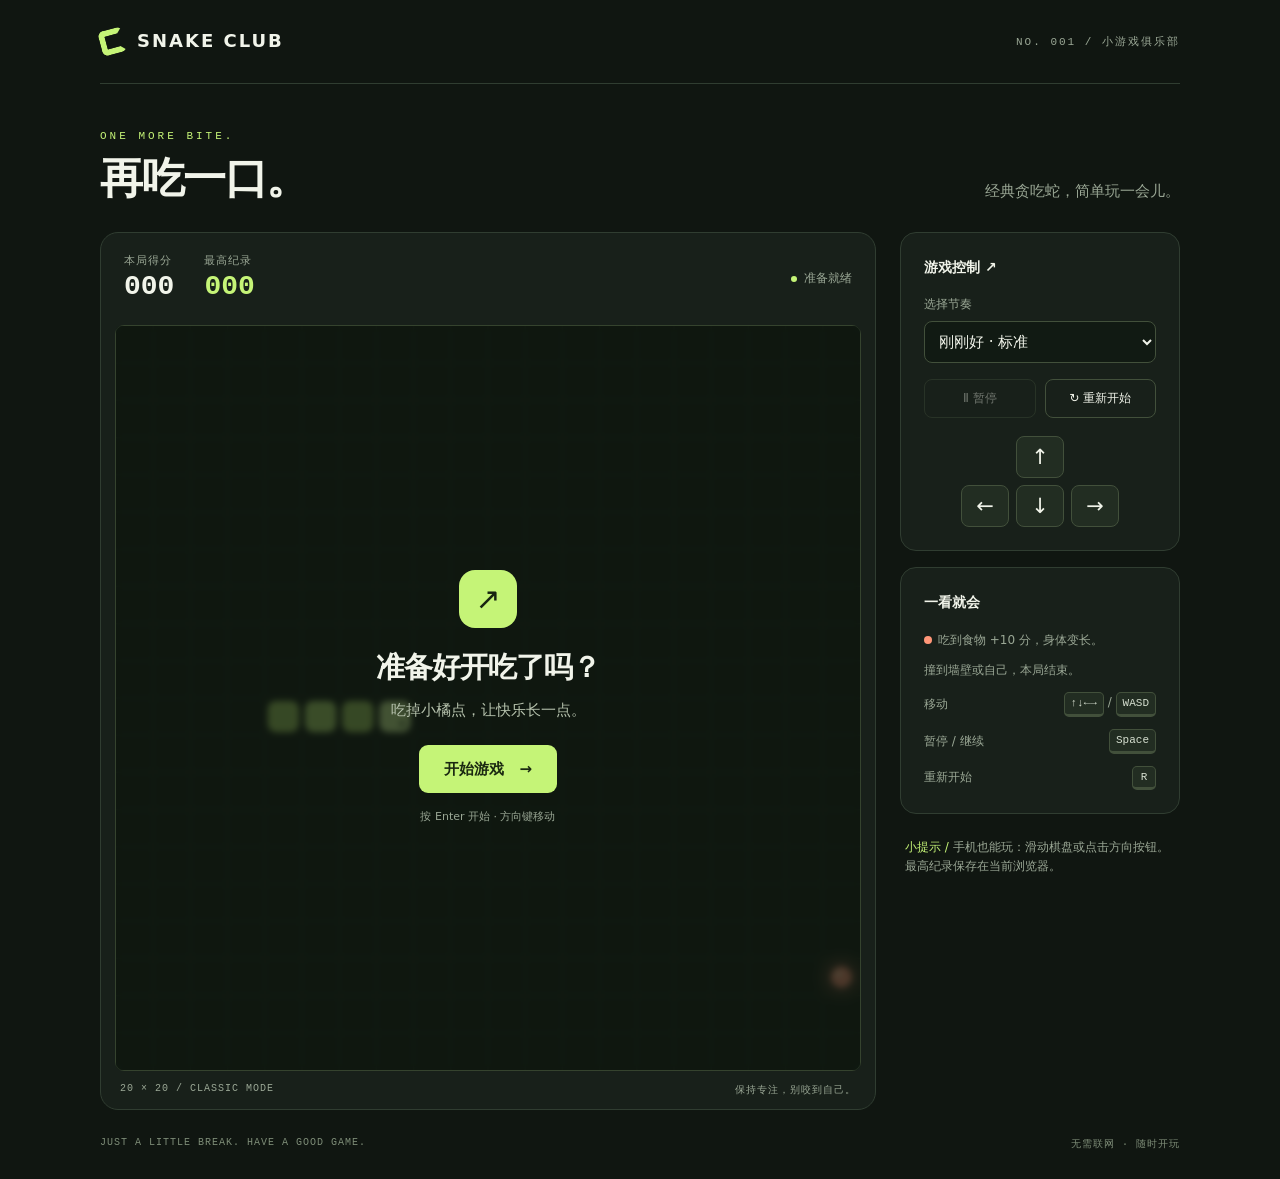
<file: index.html>
<!DOCTYPE html>
<html lang="zh-CN">
<head>
  <meta charset="UTF-8">
  <meta name="viewport" content="width=device-width, initial-scale=1">
  <meta name="theme-color" content="#101611">
  <title>贪吃蛇 · SNAKE CLUB</title>
  <style>
    :root { color-scheme: dark; --bg:#101611; --panel:#18201a; --line:#303d31; --lime:#c5f477; --text:#f1f4ea; --muted:#9aa795; }
    * { box-sizing:border-box; }
    body { margin:0; background:var(--bg); color:var(--text); font:15px/1.6 system-ui,-apple-system,"PingFang SC","Microsoft YaHei",sans-serif; }
    button,select { font:inherit; }
    button { cursor:pointer; }
    button:focus-visible,select:focus-visible { outline:3px solid var(--lime); outline-offset:4px; }
    button:disabled { opacity:.4; cursor:not-allowed; }
    .wrap { width:min(1080px,100% - 48px); margin:0 auto; }
    header { display:flex; align-items:center; justify-content:space-between; padding:27px 0; border-bottom:1px solid var(--line); }
    .brand { font-size:18px; font-weight:850; letter-spacing:2px; display:flex; align-items:center; gap:12px; }
    .brand-icon { width:25px; height:25px; border:6px solid var(--lime); border-right-color:transparent; border-radius:6px; transform:rotate(-15deg); }
    .edition { color:var(--muted); font:11px ui-monospace,monospace; letter-spacing:2px; }
    .intro { display:flex; justify-content:space-between; align-items:end; gap:20px; padding:38px 0 25px; }
    .eyebrow { font:11px ui-monospace,monospace; color:var(--lime); letter-spacing:3px; }
    h1 { margin:5px 0 0; font-size:clamp(31px,5vw,43px); letter-spacing:-1.5px; line-height:1.3; }
    .intro p { color:var(--muted); margin:0 0 4px; }
    main { display:grid; grid-template-columns:minmax(0,1fr) 280px; gap:24px; align-items:start; }
    .arena { border:1px solid var(--line); border-radius:18px; overflow:hidden; background:var(--panel); }
    .scorebar { display:flex; padding:19px 23px; gap:30px; align-items:center; }
    .score-label { color:var(--muted); font-size:11px; letter-spacing:1px; }
    .score { font:600 28px/1.3 ui-monospace,monospace; }
    .best .score { color:var(--lime); }
    .status { margin-left:auto; font-size:12px; color:var(--muted); display:flex; gap:7px; align-items:center; }
    .status::before { content:""; width:6px; height:6px; background:var(--lime); border-radius:50%; }
    .board { position:relative; margin:0 14px; aspect-ratio:1; background:#111a13; border:1px solid #35432e; border-radius:9px; overflow:hidden; touch-action:none; }
    canvas { display:block; width:100%; height:100%; }
    .overlay { position:absolute; inset:0; display:flex; flex-direction:column; align-items:center; justify-content:center; text-align:center; background:#10180fbe; backdrop-filter:blur(3px); padding:20px; }
    .overlay[hidden] { display:none; }
    .badge { display:grid; place-items:center; background:var(--lime); width:58px; height:58px; color:#172411; border-radius:16px; font-size:30px; margin-bottom:16px; }
    h2 { margin:0; font-size:29px; letter-spacing:-1px; }
    .overlay p { color:#b7c3ae; margin:7px 0 23px; }
    .primary { border:0; border-radius:9px; background:var(--lime); color:#1a2811; font-weight:750; padding:12px 25px; transition:background .2s,transform .2s; }
    .primary:hover { background:#d6ff97; transform:translateY(-1px); }
    .hint { color:var(--muted); font-size:11px; margin-top:15px; }
    .arena-bottom { display:flex; justify-content:space-between; color:var(--muted); padding:12px 19px; font:10px ui-monospace,monospace; letter-spacing:1px; }
    .card { padding:23px; border:1px solid var(--line); border-radius:16px; margin-bottom:16px; background:var(--panel); }
    .card h3 { font-size:14px; margin:0 0 17px; font-weight:650; }
    label { display:block; color:var(--muted); font-size:12px; margin-bottom:7px; }
    select { width:100%; padding:10px; border:1px solid #42503b; border-radius:8px; background:#111a13; color:var(--text); margin-bottom:16px; }
    .actions { display:grid; grid-template-columns:1fr 1fr; gap:9px; }
    .secondary { border:1px solid #42503b; color:var(--text); background:transparent; border-radius:8px; padding:9px 0; font-size:12px; }
    .secondary:hover:not(:disabled) { background:#263222; }
    .key-row { display:flex; align-items:center; justify-content:space-between; gap:8px; margin-top:12px; color:var(--muted); font-size:12px; }
    kbd { display:inline-block; min-width:24px; text-align:center; border:1px solid #42503b; border-bottom-width:3px; border-radius:5px; background:#222d22; color:#d6dfd0; padding:1px 6px; font:11px/1.7 ui-monospace,monospace; }
    .rule { margin:0; color:var(--muted); font-size:12px; }
    .rule + .rule { margin-top:11px; }
    .food-dot { width:8px; height:8px; border-radius:50%; display:inline-block; background:#ff9678; margin-right:6px; }
    .tip { padding:8px 5px; font-size:12px; color:var(--muted); }
    .tip strong { color:var(--lime); font-weight:500; }
    .mobile-toolbar { display:block; }
    .difficulty-control { min-width:0; }
    .dpad { display:grid; grid-template-columns:repeat(3,48px); grid-template-rows:repeat(2,42px); justify-content:center; gap:7px; margin:18px 0 0; }
    .dpad button { border:1px solid #42503b; border-radius:8px; background:#222d22; color:var(--text); font-size:21px; touch-action:manipulation; }
    .dpad button:active { background:#4a6132; }
    .up { grid-column:2; }.left { grid-row:2; grid-column:1; }.down { grid-row:2; grid-column:2; }.right { grid-row:2; grid-column:3; }
    footer { display:flex; justify-content:space-between; padding:27px 0; color:#7e8d78; font:10px ui-monospace,monospace; letter-spacing:1px; }
    @media(max-width:800px) { main { grid-template-columns:1fr; }.sidebar { display:grid; grid-template-columns:1fr 1fr; gap:14px; }.card { margin:0; }.tip { display:none; }.intro { padding-top:26px; }.intro p { font-size:12px; } }
    @media(max-width:600px) {
      html,body { width:100%; height:100%; overflow:hidden; overscroll-behavior:none; }
      body { -webkit-tap-highlight-color:transparent; }
      .wrap { width:100%; max-width:none; height:100vh; height:100dvh; margin:0; padding:8px 8px max(8px,env(safe-area-inset-bottom)); display:flex; flex-direction:column; overflow:hidden; }
      header,.intro,footer { display:none; }
      main { flex:1; min-height:0; grid-template-columns:minmax(0,1fr); grid-template-rows:minmax(0,1fr) auto; gap:8px; align-items:stretch; }
      .arena { min-height:0; border-radius:14px; display:grid; grid-template-rows:auto minmax(0,1fr) auto; padding:0; }
      .scorebar { padding:7px 12px; gap:18px; }
      .score-label { font-size:9px; letter-spacing:.5px; }
      .score { font-size:clamp(18px,5vw,22px); }
      .status { font-size:10px; gap:5px; }
      .status::before { width:5px; height:5px; }
      .board { width:min(calc(100vw - 20px),calc(100dvh - 300px)); max-width:100%; max-height:100%; margin:0; justify-self:center; align-self:center; }
      .arena-bottom { padding:6px 10px; font-size:8px; letter-spacing:.3px; }
      .sidebar { display:contents; }
      .sidebar > .card:first-child { margin:0; padding:8px 10px 10px; border-radius:12px; display:grid; grid-template-columns:minmax(0,1fr); gap:6px; }
      .card h3 { display:none; }
      .mobile-toolbar { display:grid; grid-template-columns:minmax(112px,.8fr) minmax(0,1fr); gap:8px; align-items:end; }
      .difficulty-control label { display:none; }
      select { height:38px; margin:0; padding:6px 8px; font-size:11px; }
      .actions { gap:6px; }
      .secondary { min-height:38px; padding:6px 2px; font-size:11px; }
      .dpad { grid-template-columns:repeat(3,50px); grid-template-rows:repeat(2,48px); gap:5px; margin:0 auto; }
      .dpad button { min-width:50px; min-height:48px; border-radius:12px; font-size:23px; }
      .instructions,.tip { display:none; }
    }
    @media(max-width:360px) {
      .board { width:min(calc(100vw - 18px),calc(100dvh - 280px)); }
      .dpad { grid-template-columns:repeat(3,46px); grid-template-rows:repeat(2,46px); gap:4px; }
      .dpad button { min-width:46px; min-height:46px; }
      .mobile-toolbar { grid-template-columns:minmax(100px,.8fr) minmax(0,1fr); gap:5px; }
      .secondary { font-size:10px; }
    }
    @media(max-width:800px) and (max-height:500px) and (orientation:landscape) {
      .wrap { padding:6px 8px; }
      main { grid-template-columns:minmax(0,1fr) 176px; grid-template-rows:minmax(0,1fr); gap:8px; }
      .board { width:min(calc(100vw - 220px),calc(100dvh - 30px)); }
      .sidebar > .card:first-child { align-content:center; }
      .mobile-toolbar { grid-template-columns:minmax(0,1fr); }
      .dpad { grid-template-rows:repeat(2,42px); grid-template-columns:repeat(3,44px); }
      .dpad button { min-width:44px; min-height:42px; }
    }
    @media(prefers-reduced-motion:reduce) { * { transition:none!important; } }
  </style>
</head>
<body>
  <div class="wrap">
    <header><div class="brand"><span class="brand-icon" aria-hidden="true"></span>SNAKE CLUB</div><span class="edition">NO. 001 / 小游戏俱乐部</span></header>
    <div class="intro"><div><span class="eyebrow">ONE MORE BITE.</span><h1>再吃一口。</h1></div><p>经典贪吃蛇，简单玩一会儿。</p></div>
    <main>
      <section class="arena" aria-label="贪吃蛇游戏">
        <div class="scorebar">
          <div><div class="score-label">本局得分</div><div class="score" id="score">000</div></div>
          <div class="best"><div class="score-label">最高纪录</div><div class="score" id="best">000</div></div>
          <span class="status" id="status">准备就绪</span>
        </div>
        <div class="board" id="board">
          <canvas id="canvas" width="600" height="600" role="img" aria-label="贪吃蛇棋盘，使用方向键或下方触控按钮移动"></canvas>
          <div class="overlay" id="overlay">
            <div class="badge" id="badge" aria-hidden="true">↗</div>
            <h2 id="overlayTitle">准备好开吃了吗？</h2>
            <p id="overlayText">吃掉小橘点，让快乐长一点。</p>
            <button class="primary" id="play">开始游戏 &nbsp; →</button>
            <span class="hint" id="overlayHint">按 Enter 开始 · 方向键移动</span>
          </div>
        </div>
        <div class="arena-bottom"><span>20 × 20 / CLASSIC MODE</span><span>保持专注，别咬到自己。</span></div>
      </section>
      <aside class="sidebar">
        <section class="card">
          <h3>游戏控制 <span aria-hidden="true">↗</span></h3>
          <div class="mobile-toolbar">
            <div class="difficulty-control"><label for="difficulty">选择节奏</label><select id="difficulty"><option value="180">慢慢来 · 休闲</option><option value="125" selected>刚刚好 · 标准</option><option value="80">冲一把 · 挑战</option></select></div>
            <div class="actions"><button class="secondary" id="pause" disabled>Ⅱ 暂停</button><button class="secondary" id="restart">↻ 重新开始</button></div>
          </div>
          <div class="dpad" aria-label="方向控制">
            <button class="up" data-dir="up" aria-label="向上">↑</button><button class="left" data-dir="left" aria-label="向左">←</button><button class="down" data-dir="down" aria-label="向下">↓</button><button class="right" data-dir="right" aria-label="向右">→</button>
          </div>
        </section>
        <section class="card instructions">
          <h3>一看就会</h3>
          <p class="rule"><span class="food-dot"></span>吃到食物 +10 分，身体变长。</p>
          <p class="rule">撞到墙壁或自己，本局结束。</p>
          <div class="key-row"><span>移动</span><span><kbd>↑↓←→</kbd> / <kbd>WASD</kbd></span></div>
          <div class="key-row"><span>暂停 / 继续</span><kbd>Space</kbd></div>
          <div class="key-row"><span>重新开始</span><kbd>R</kbd></div>
        </section>
        <div class="tip"><strong>小提示 /</strong> 手机也能玩：滑动棋盘或点击方向按钮。最高纪录保存在当前浏览器。</div>
      </aside>
    </main>
    <footer><span>JUST A LITTLE BREAK. HAVE A GOOD GAME.</span><span>无需联网 · 随时开玩</span></footer>
    <div id="announcement" role="status" aria-live="polite" style="position:absolute;width:1px;height:1px;overflow:hidden;clip-path:inset(50%)"></div>
  </div>
  <script>
    (() => {
      'use strict';
      const $ = id => document.getElementById(id);
      const canvas = $('canvas'), ctx = canvas.getContext('2d'), size = 20;
      const directions = { up:{x:0,y:-1}, down:{x:0,y:1}, left:{x:-1,y:0}, right:{x:1,y:0} };
      let snake, food, direction, turns, score, best = 0, state = 'ready';
      let lastTime = 0, elapsed = 0;
      try { best = Math.max(0, Number(localStorage.getItem('snake-club-best')) || 0); } catch (_) {}
      const format = n => String(n).padStart(3, '0');
      $('best').textContent = format(best);

      function placeFood() {
        const free = [];
        for (let y=0;y<size;y++) for (let x=0;x<size;x++) {
          if (!snake.some(s => s.x===x && s.y===y)) free.push({x,y});
        }
        food = free.length ? free[Math.floor(Math.random()*free.length)] : null;
      }
      function reset() {
        snake = [{x:7,y:10},{x:6,y:10},{x:5,y:10},{x:4,y:10}];
        direction = directions.right; turns = []; score = 0; elapsed = 0; lastTime = 0;
        $('score').textContent = format(score); placeFood();
      }
      function updateControls() {
        $('status').textContent = {ready:'准备就绪',running:'正在开吃',paused:'休息一下',over:'本局结束',won:'完美通关'}[state];
        $('pause').disabled = state!=='running' && state!=='paused';
        $('pause').textContent = state==='paused' ? '▶ 继续' : 'Ⅱ 暂停';
        $('difficulty').disabled = state==='running' || state==='paused';
      }
      function showOverlay(title, text, button, badge, hint) {
        $('overlayTitle').textContent = title; $('overlayText').textContent = text;
        $('play').textContent = button; $('badge').textContent = badge;
        $('overlayHint').textContent = hint; $('overlay').hidden = false;
        $('announcement').textContent = title + ' ' + text;
      }
      function start() {
        reset(); state = 'running'; $('overlay').hidden = true; updateControls(); draw();
      }
      function pause() {
        if (state==='running') {
          state = 'paused'; showOverlay('休息一下。','小蛇也在等你回来。','继续游戏 →','Ⅱ','按空格或 Enter 继续');
        } else if (state==='paused') {
          state = 'running'; elapsed = 0; lastTime = 0; $('overlay').hidden = true;
        }
        updateControls();
      }
      function finish(won=false) {
        state = won ? 'won' : 'over'; updateControls();
        showOverlay(won?'棋盘被你承包了！':'差一点，再来一局。',`本局得分 ${score} · 最高纪录 ${best}`, '再玩一次 →',won?'★':'↻','按 Enter 或 R 重新开始');
      }
      function turn(name) {
        if (state!=='running' || turns.length>=2) return;
        const next = directions[name], previous = turns.length ? turns[turns.length-1] : direction;
        if ((next.x===previous.x && next.y===previous.y) || (next.x===-previous.x && next.y===-previous.y)) return;
        turns.push(next);
      }
      function tick() {
        if (turns.length) direction = turns.shift();
        const head = {x:snake[0].x+direction.x,y:snake[0].y+direction.y};
        const eating = food && head.x===food.x && head.y===food.y;
        const body = eating ? snake : snake.slice(0,-1);
        if (head.x<0 || head.y<0 || head.x>=size || head.y>=size || body.some(s=>s.x===head.x && s.y===head.y)) { finish(); return; }
        snake.unshift(head);
        if (eating) {
          score += 10; $('score').textContent = format(score);
          if (score>best) { best = score; $('best').textContent = format(best); try { localStorage.setItem('snake-club-best',String(best)); } catch (_) {} }
          placeFood(); if (!food) finish(true);
        } else snake.pop();
      }
      function rounded(x,y,w,h,r,color) {
        ctx.fillStyle=color; ctx.beginPath(); ctx.roundRect(x,y,w,h,r); ctx.fill();
      }
      function draw() {
        const width = canvas.width, cell = width/size;
        ctx.clearRect(0,0,width,width); ctx.fillStyle = '#111a13'; ctx.fillRect(0,0,width,width);
        ctx.strokeStyle = '#1e2a1d'; ctx.lineWidth = Math.max(1,width/650);
        for (let i=1;i<size;i++) { ctx.beginPath(); ctx.moveTo(i*cell,0); ctx.lineTo(i*cell,width); ctx.moveTo(0,i*cell); ctx.lineTo(width,i*cell); ctx.stroke(); }
        if (food) {
          const x=(food.x+.5)*cell,y=(food.y+.5)*cell;
          ctx.shadowColor='#ff9678'; ctx.shadowBlur=cell*.55; ctx.fillStyle='#ff9678';
          ctx.beginPath(); ctx.arc(x,y,cell*.28,0,Math.PI*2); ctx.fill(); ctx.shadowBlur=0;
          ctx.fillStyle='#ffe3bd'; ctx.beginPath(); ctx.arc(x-cell*.07,y-cell*.08,cell*.07,0,Math.PI*2); ctx.fill();
        }
        snake.forEach((s,i)=>rounded(s.x*cell+cell*.08,s.y*cell+cell*.08,cell*.84,cell*.84,cell*.22,i===0?'#d9ff9e':i%2?'#aad765':'#b8e773'));
        const h=snake[0], cx=(h.x+.5)*cell,cy=(h.y+.5)*cell;
        const forward={x:direction.x*cell*.19,y:direction.y*cell*.19};
        const side={x:-direction.y*cell*.19,y:direction.x*cell*.19};
        ctx.fillStyle='#23351a';
        [-1,1].forEach(sign=>{ctx.beginPath();ctx.arc(cx+forward.x+side.x*sign,cy+forward.y+side.y*sign,cell*.065,0,Math.PI*2);ctx.fill();});
      }
      function frame(time) {
        if (state==='running') {
          if (lastTime) elapsed += Math.min(time-lastTime,250);
          const interval = Number($('difficulty').value);
          while (elapsed>=interval && state==='running') { elapsed -= interval; tick(); }
          draw();
        }
        lastTime=time; requestAnimationFrame(frame);
      }
      $('play').addEventListener('click',()=>state==='paused'?pause():start());
      $('pause').addEventListener('click',pause);
      $('restart').addEventListener('click',start);
      document.querySelectorAll('[data-dir]').forEach(button=>{
        button.addEventListener('pointerdown',event=>{event.preventDefault();turn(button.dataset.dir);});
        button.addEventListener('click',event=>{if(event.detail===0)turn(button.dataset.dir);});
      });
      const keys = {ArrowUp:'up',ArrowDown:'down',ArrowLeft:'left',ArrowRight:'right',w:'up',s:'down',a:'left',d:'right'};
      document.addEventListener('keydown',event=>{
        if (event.ctrlKey || event.metaKey || event.altKey || event.target.matches('select,input,textarea')) return;
        const key = event.key.length===1 ? event.key.toLowerCase() : event.key;
        if (keys[key]) { event.preventDefault(); turn(keys[key]); }
        else if (event.code==='Space') { if(event.target.closest('button')) return; event.preventDefault(); if(!event.repeat) pause(); }
        else if (key==='r' && !event.repeat) { event.preventDefault(); start(); }
        else if (key==='Enter' && !event.repeat && !event.target.closest('button')) { event.preventDefault(); if(state==='paused')pause(); else if(state!=='running')start(); }
      });
      let touchStart = null;
      $('board').addEventListener('pointerdown',event=>{if(event.target.closest('button'))return;touchStart={x:event.clientX,y:event.clientY};$('board').setPointerCapture(event.pointerId);});
      $('board').addEventListener('pointerup',event=>{
        if (!touchStart) return;
        const dx=event.clientX-touchStart.x,dy=event.clientY-touchStart.y;touchStart=null;
        if (Math.max(Math.abs(dx),Math.abs(dy))<12) return;
        turn(Math.abs(dx)>Math.abs(dy)?(dx>0?'right':'left'):(dy>0?'down':'up'));
      });
      $('board').addEventListener('pointercancel',()=>touchStart=null);
      document.addEventListener('visibilitychange',()=>{if(document.hidden && state==='running')pause();});
      new ResizeObserver(()=>{const width=Math.round(canvas.clientWidth*Math.min(window.devicePixelRatio||1,2));if(width && canvas.width!==width){canvas.width=width;canvas.height=width;draw();}}).observe(canvas);
      reset(); draw(); updateControls(); requestAnimationFrame(frame);
    })();
  </script>
</body>
</html>
</file>
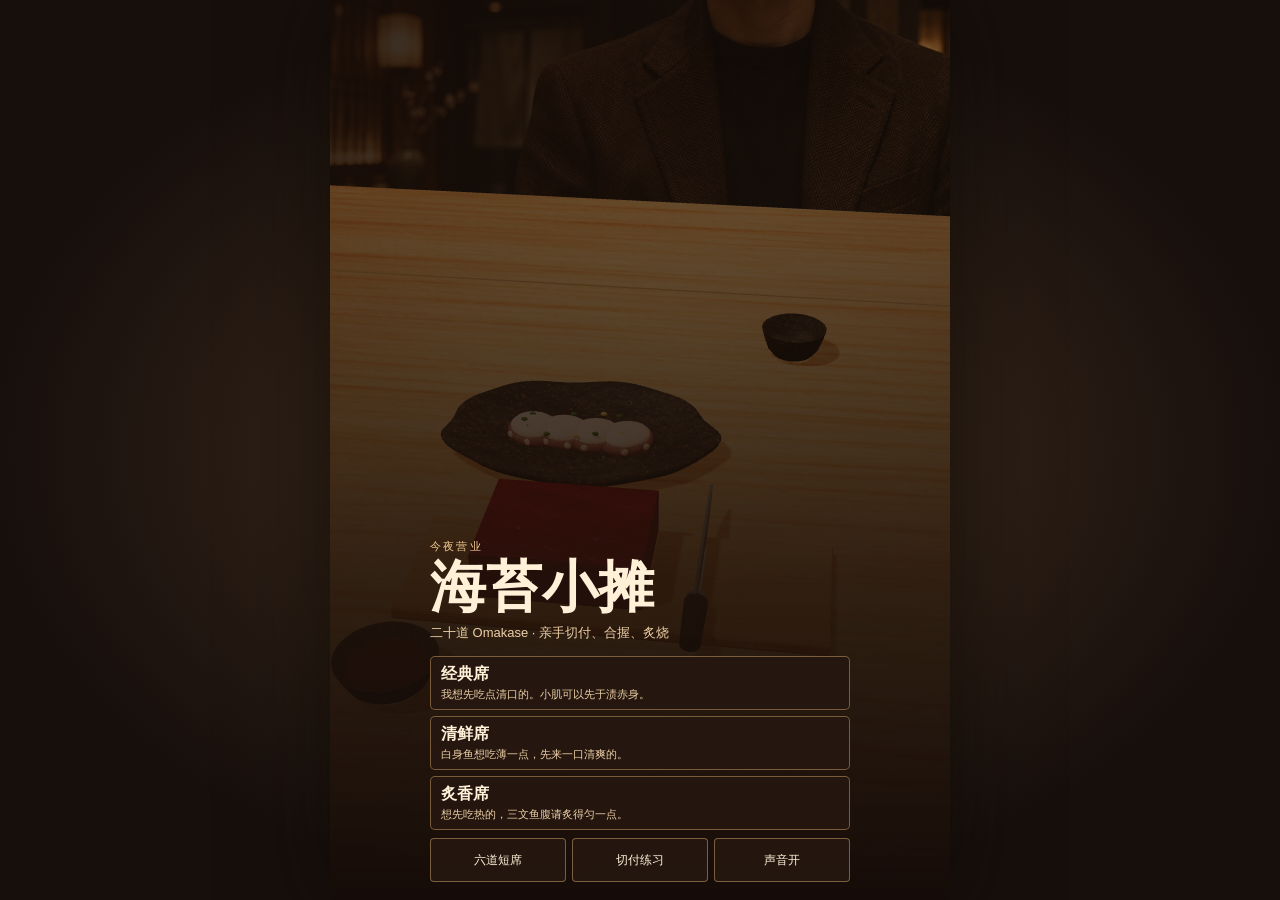
<file: nori-counter/index.html>
<!doctype html>
<html lang="zh-CN">
<head>
  <meta charset="utf-8">
  <meta name="viewport" content="width=device-width, initial-scale=1, viewport-fit=cover">
  <base href="./omakase-3d/">
  <meta name="theme-color" content="#20150e">
  <meta name="description" content="在 3D 寿司吧台切鱼、握寿司、炙烧。从整块鱼料做到一席二十道 Omakase。">
  <title>海苔小摊 · 3D 晚席</title>
  <link rel="icon" href="data:,">
  <link rel="stylesheet" href="./counter.css">
</head>
<body>
  <main id="counter" class="counter" aria-label="海苔小摊 3D 晚席">
    <div class="diner" aria-hidden="true"></div>
    <canvas id="table" aria-label="料理吧台" aria-describedby="instruction"></canvas>
    <header id="order" class="order" hidden>
      <div class="order-copy">
        <p id="progress" class="brand"></p>
        <h1 id="dish"></h1>
        <p id="guest" class="portion"></p>
        <div id="plates" class="plates" aria-label="同台菜品"></div>
      </div>
      <button id="pause" class="icon" type="button" aria-label="暂停"><i aria-hidden="true"></i></button>
    </header>
    <div id="guide" class="guide" aria-hidden="true" hidden><i></i><span></span></div>
    <div class="foot">
      <p id="instruction" class="instruction" role="status">正在准备吧台…</p>
      <section id="reaction" class="reaction" aria-label="客人反馈" hidden>
        <p id="response" role="status"></p>
        <button id="next" type="button">下一道</button>
      </section>
    </div>

    <section id="home" class="overlay" aria-label="选席" hidden>
      <div class="menu">
        <div class="menu-head">
          <p class="brand">今夜营业</p>
          <h1>海苔小摊</h1>
          <p>二十道 Omakase · 亲手切付、合握、炙烧</p>
        </div>
        <div id="seats" class="seats"></div>
        <div class="menu-options">
          <button type="button" data-menu="rehearsal">六道短席</button>
          <button type="button" data-menu="practice">切付练习</button>
          <button id="sound-home" type="button" aria-pressed="false">声音关</button>
        </div>
      </div>
    </section>

    <section id="receipt" class="overlay" aria-label="收席" hidden>
      <div class="menu receipt">
        <p class="brand" id="receipt-seat"></p>
        <h1 id="receipt-title"></h1>
        <div id="receipt-notes" class="receipt-notes"></div>
        <ol id="receipt-dishes" aria-label="上菜顺序"></ol>
        <button id="back" class="primary" type="button">回到选席</button>
      </div>
    </section>

    <dialog id="pause-menu" aria-labelledby="pause-title">
      <h2 id="pause-title">晚席暂停</h2>
      <button id="resume" class="primary" type="button" autofocus>继续做菜</button>
      <button id="sound-pause" class="secondary" type="button" aria-pressed="false">声音关</button>
      <button id="to-home" class="secondary" type="button">返回选席</button>
    </dialog>
    <noscript><p>开启 JavaScript 后即可营业。</p></noscript>
  </main>
  <script type="module" src="./counter.mjs?v=canonical-1"></script>
</body>
</html>
</file>
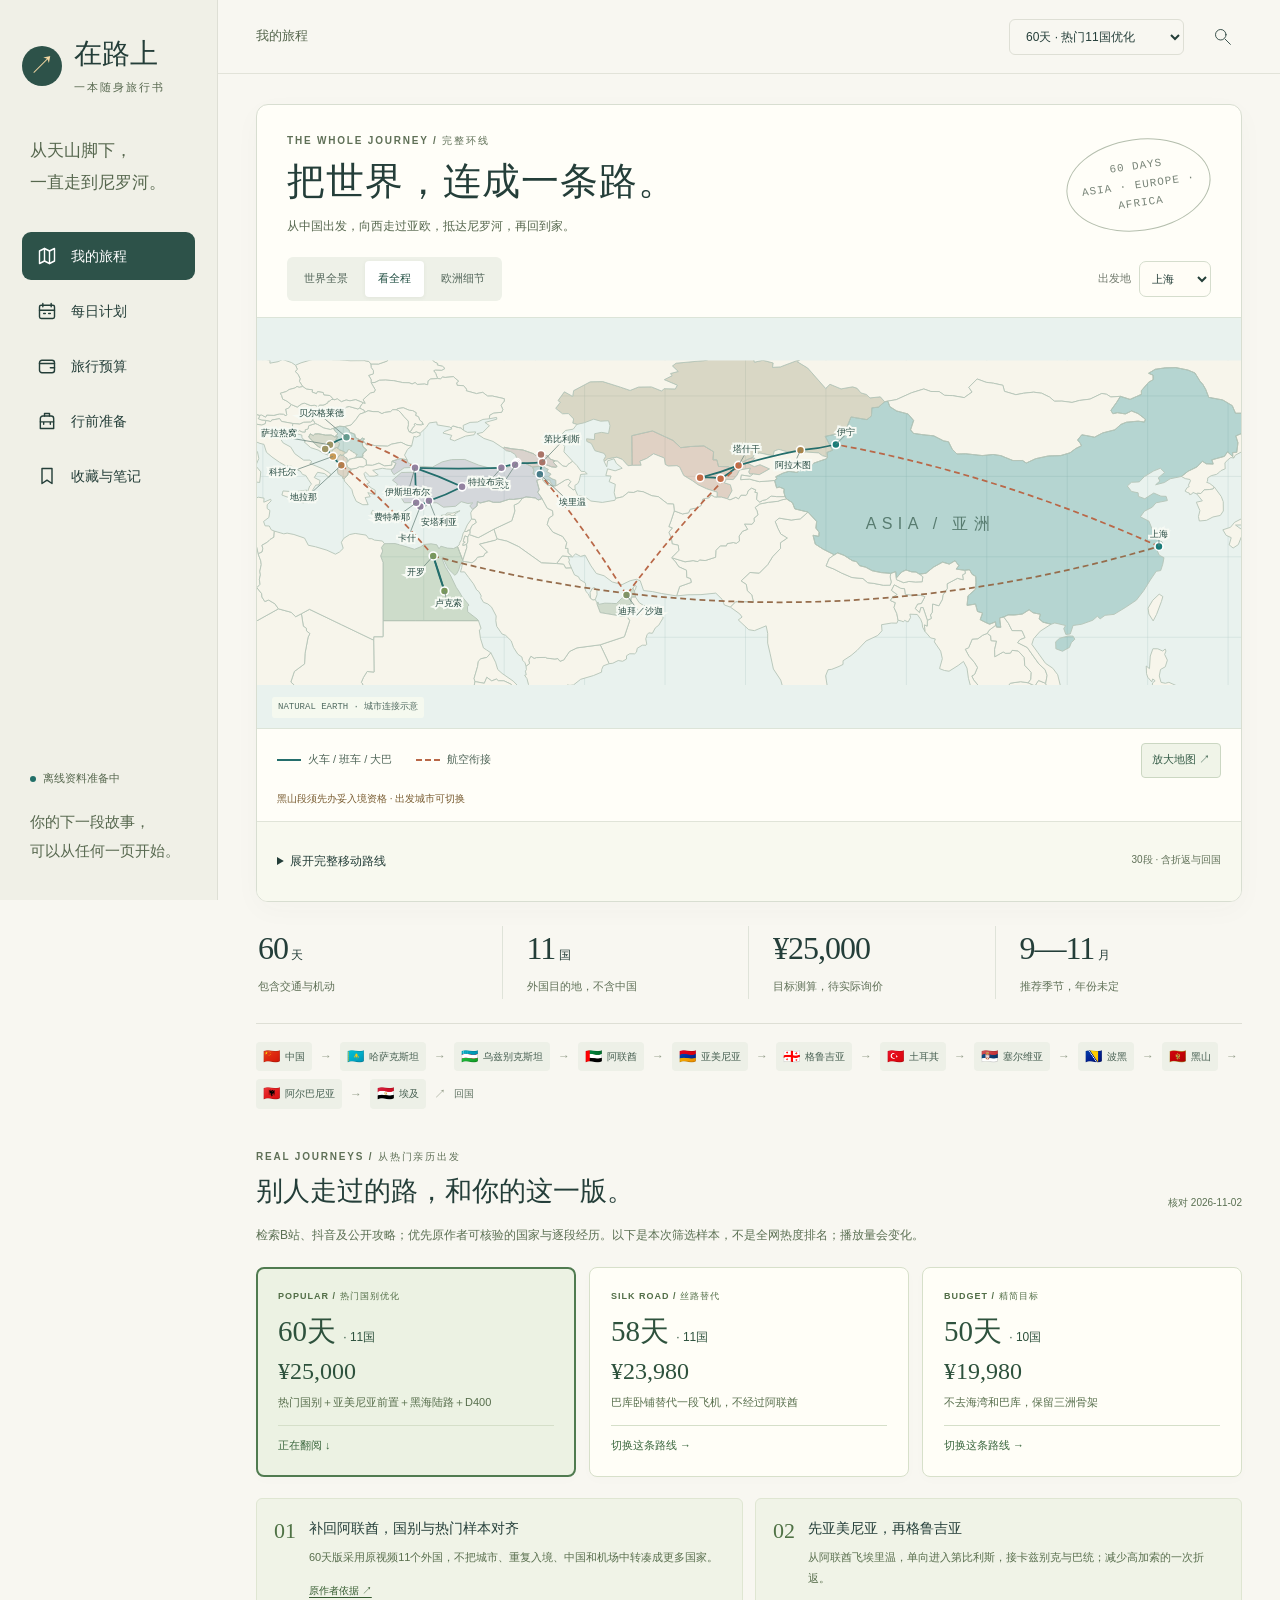
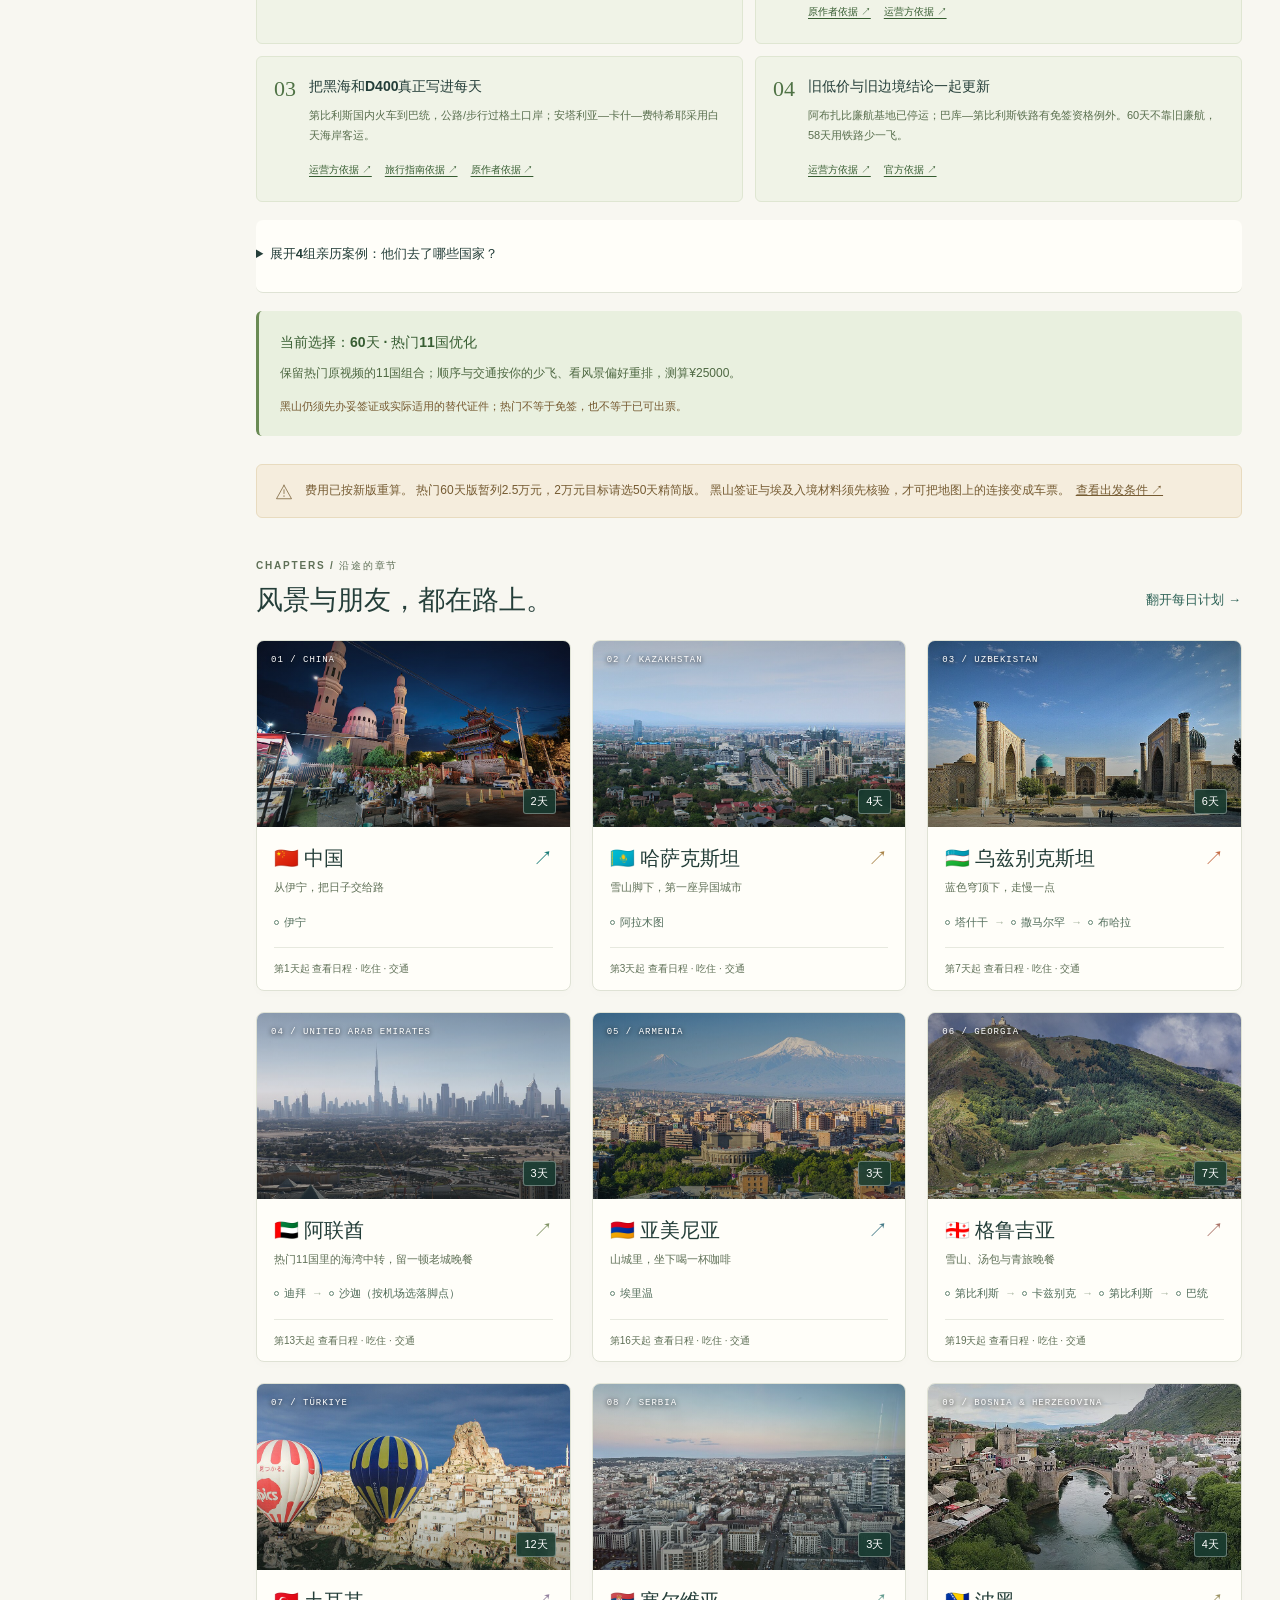
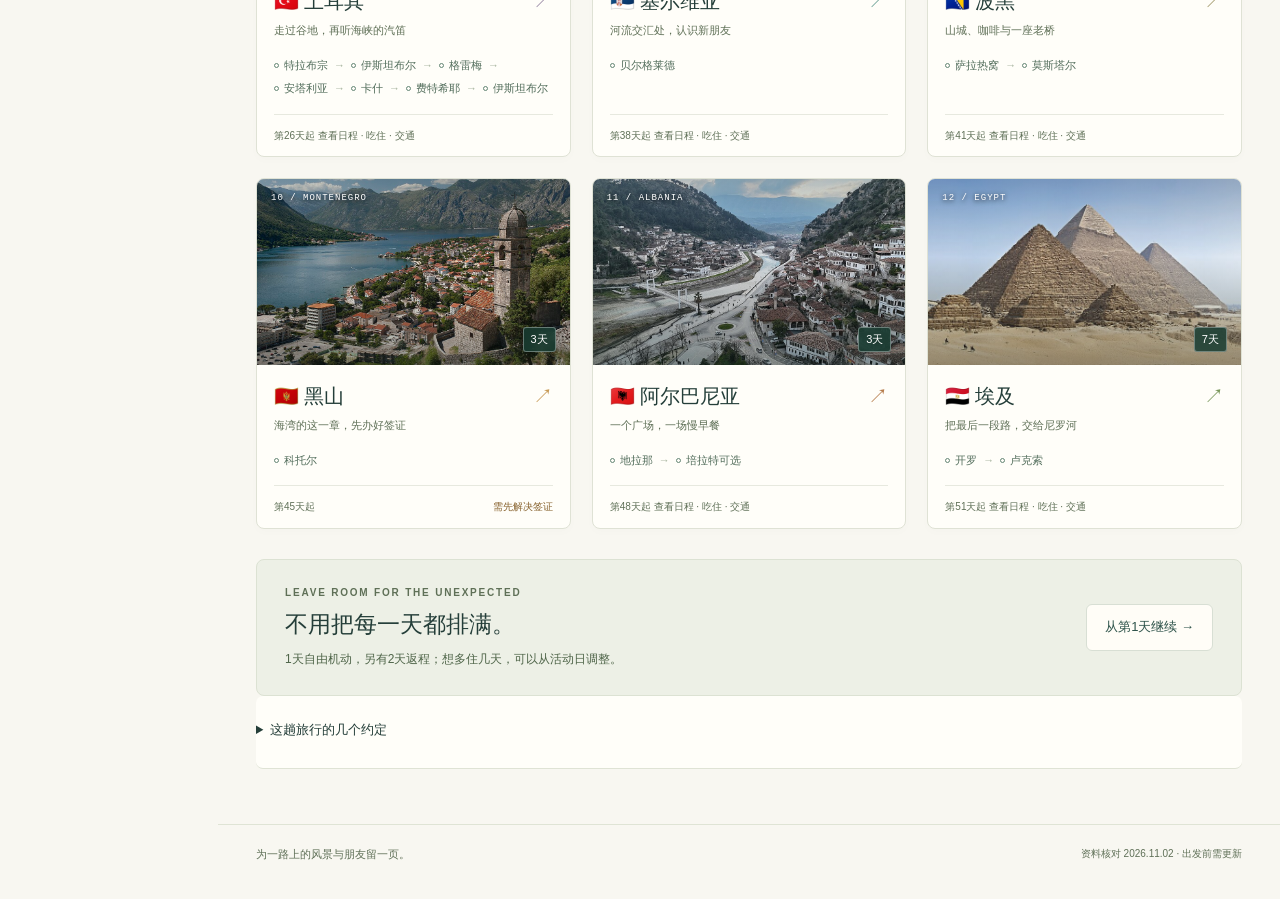
<file: travel-book/index.html>
<!doctype html>
<html lang="zh-CN">
<head>
<meta charset="UTF-8">
<meta name="viewport" content="width=device-width, initial-scale=1, viewport-fit=cover">
<meta name="theme-color" content="#15394a">
<meta name="description" content="一本为独行背包客准备的亚非欧旅行书：热门亲历路线对照、50—60天路线、每日计划、吃住交通、预算与离线笔记。">
<meta name="apple-mobile-web-app-capable" content="yes">
<meta name="apple-mobile-web-app-status-bar-style" content="default">
<title>在路上 · 亚非欧旅行书</title>
<link rel="manifest" href="./manifest.webmanifest">
<link rel="icon" href="./assets/icon.svg" type="image/svg+xml">
<link rel="apple-touch-icon" href="./assets/icon-192.png">
<link rel="stylesheet" href="./styles.css">
</head>
<body>
<a class="skip" href="#main">跳到正文</a>
<aside class="sidebar" aria-label="旅行书目录">
<a class="brand" href="#journey"><span class="brand-mark" aria-hidden="true">↗</span><span>在路上<small>一本随身旅行书</small></span></a>
<p class="sidebar-intro">从天山脚下，<br>一直走到尼罗河。</p>
<nav id="desktop-nav"></nav>
<div class="sidebar-bottom"><span class="status-dot"></span><span id="offline-status">正在准备离线阅读…</span><p>你的下一段故事，<br>可以从任何一页开始。</p></div>
</aside>
<div class="shell">
<header class="topbar"><a class="mobile-brand" href="#journey">在路上<span>亚非欧旅行书</span></a><div class="crumb" id="crumb">我的旅程</div><div class="top-tools"><label class="sr-only" for="plan-select">选择旅行方案</label><select id="plan-select" name="plan"></select><button class="icon-button" id="search-open" aria-label="查找旅行内容"></button></div></header>
<main id="main" tabindex="-1"></main>
<footer class="page-footer">为一路上的风景与朋友留一页。<span>资料核对 2026.11.02 · 出发前需更新</span></footer>
</div>
<nav class="mobile-nav" id="mobile-nav" aria-label="旅行书导航"></nav>
<dialog id="reader" aria-label="国家旅行章节"></dialog>
<dialog id="search-dialog" aria-labelledby="search-title"><div class="dialog-head"><h2 id="search-title">想翻到哪一页？</h2><button class="icon-button" data-close-search aria-label="关闭查找">×</button></div><label class="sr-only" for="search-input">查找国家、城市、吃住或交通</label><input id="search-input" name="search" type="search" placeholder="试试：卡兹别克、签证、早餐…" autocomplete="off"><div id="search-results"></div></dialog>
<div id="toast" role="status" aria-live="polite"></div>
<input type="file" id="import-file" accept="application/json,.json" hidden aria-label="选择旅行备份文件">
<noscript>请开启浏览器的 JavaScript 以使用旅行书。也可下载<a href="./完整研究底稿.md">完整研究底稿</a>阅读。</noscript>
<script src="./data.js"></script><script src="./visual-data.js"></script><script src="./app.js"></script>
</body></html>
</file>
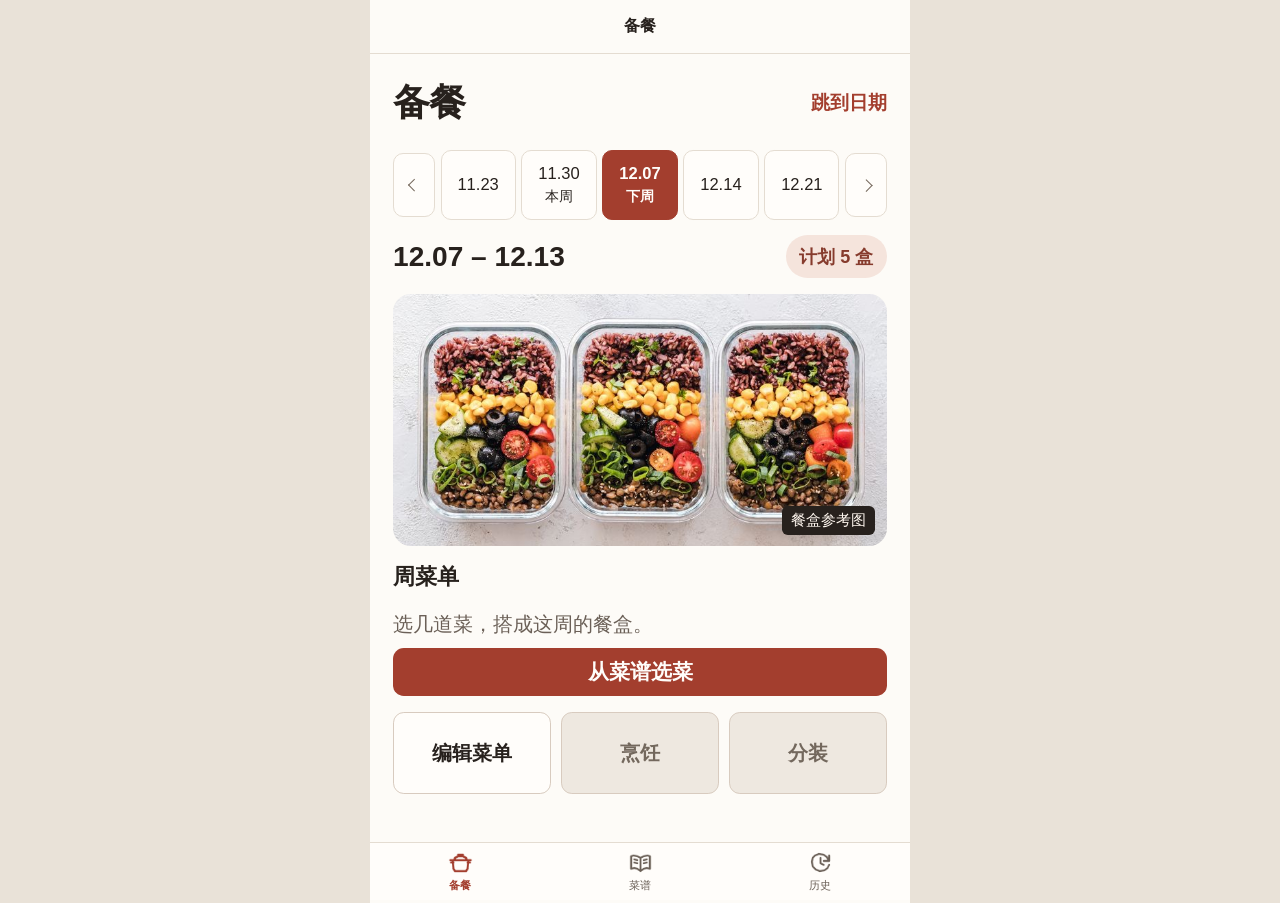
<file: weekend-meals/index.html>
<!doctype html>
<html lang="zh-CN">
<head>
  <meta charset="utf-8">
  <meta name="viewport" content="width=device-width, initial-scale=1, viewport-fit=cover">
  <meta name="theme-color" content="#fdfbf7">
  <meta name="description" content="选几道菜组成周菜单，合并采购，分开烹饪，装成多盒并记录成品。">
  <title>周末备餐</title>
  <link rel="icon" href="./assets/prep-active.png" type="image/png">
  <link rel="apple-touch-icon" href="./assets/prep-active.png">
  <link rel="stylesheet" href="./app.css?v=974059652d5c">
  <script defer src="./pages.js?v=1904e7177b49"></script>
  <script defer src="./photos.js?v=dd676dfda75a"></script>
  <script defer src="./runtime.js?v=aa1555e1d5f0"></script>
</head>
<body>
  <div class="shell" id="shell">
    <header class="web-header" id="header"></header>
    <main id="page"></main>
    <nav class="web-tabs" id="tabs" aria-label="主导航" hidden></nav>
    <p class="web-toast" id="toast" role="status" hidden></p>
    <dialog class="web-dialog" id="dialog"></dialog>
    <input id="images" type="file" hidden accept="image/*">
  </div>
  <noscript>请在浏览器中启用 JavaScript 来使用周末备餐。</noscript>
</body>
</html>
</file>
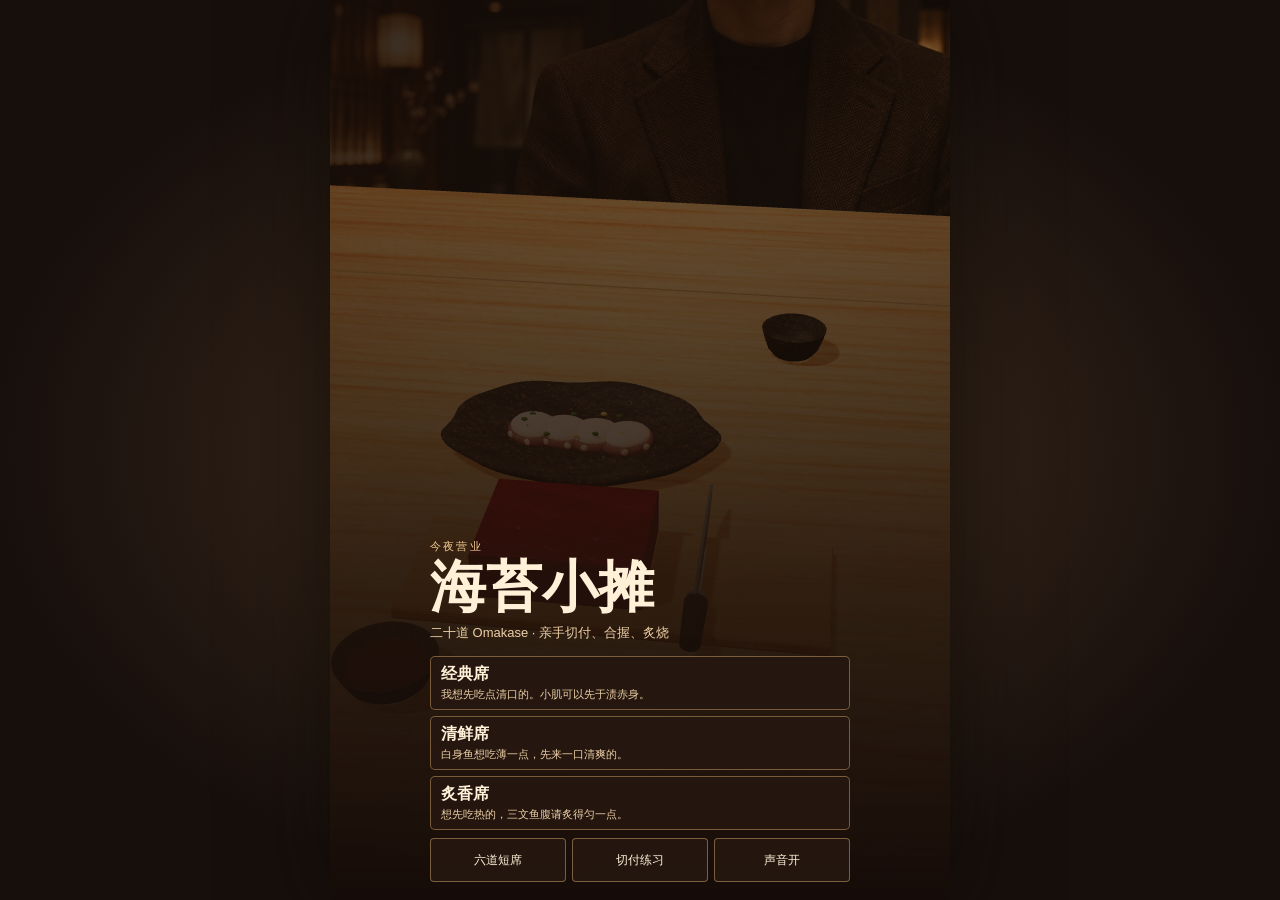
<file: nori-counter/nigiri-preview/index.html>
<!doctype html>
<html lang="zh-CN">
<head>
  <meta charset="utf-8">
  <meta name="viewport" content="width=device-width, initial-scale=1">
  <meta http-equiv="refresh" content="0; url=../">
  <link rel="canonical" href="../">
  <title>海苔小摊</title>
</head>
<body>
  <p><a href="../">打开《海苔小摊》</a></p>
</body>
</html>
</file>
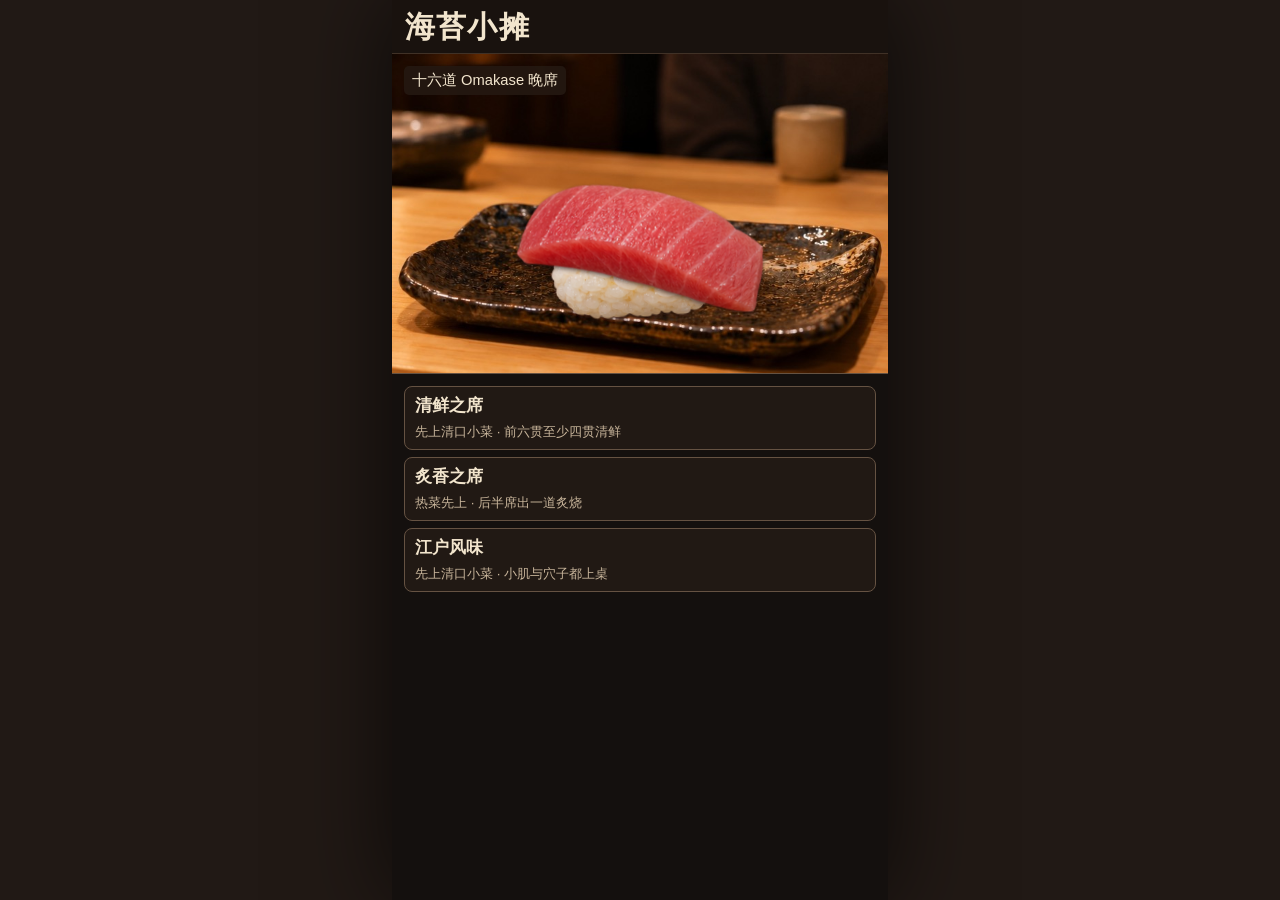
<file: nori-counter/legacy.html>
<!doctype html>
<html lang="zh-CN">
<head>
  <meta charset="utf-8">
  <meta name="viewport" content="width=device-width, initial-scale=1, viewport-fit=cover">
  <meta name="theme-color" content="#19120e">
  <meta name="description" content="当一晚寿司主厨，挑选当日鱼料，逐道做完十六道 Omakase。">
  <title>海苔小摊</title>
  <link rel="icon" href="data:,">
  <link rel="stylesheet" href="styles.css?v=3">
  <script defer src="rules.js?v=3"></script>
  <script defer src="game.js?v=3"></script>
</head>
<body>
  <main id="app" class="app" data-view="home">
    <header class="masthead">
      <h1>海苔小摊</h1>
      <div class="mast-actions">
        <span id="position"></span>
        <button class="pause" type="button" data-action="pause" id="pause" aria-label="暂停" hidden><span aria-hidden="true"></span></button>
      </div>
    </header>
    <section id="home" class="screen home" aria-label="选择晚席"></section>
    <section id="shift" class="screen shift" aria-label="寿司吧台" hidden>
      <div id="phase" class="phase" aria-label="出品进度"></div>
      <section id="scene" class="scene" aria-label="制作与成品预览"></section>
      <section id="controls" class="controls" aria-label="当前操作"></section>
    </section>
    <section id="report" class="screen report" aria-label="收席评价" hidden></section>
    <p id="announcement" class="sr-only" role="status"></p>
    <p id="save-notice" class="save-notice" hidden>此浏览器无法保留进度</p>
    <noscript>开启 JavaScript 后即可营业。</noscript>
  </main>
  <dialog id="pause-menu" aria-labelledby="pause-title">
    <h2 id="pause-title">晚席暂停</h2>
    <button class="primary" type="button" data-action="continue" autofocus>继续制作</button>
    <button class="secondary" type="button" data-action="home">返回选席</button>
  </dialog>
</body>
</html>
</file>
<file: travel-book/styles.css>
:root{--paper:#f5f8fa;--white:#fff;--ink:#15394a;--blue:#276d85;--gold:#edc56b;--muted:#536a7a;--line:#dce5eb;--pale:#eaf1f5;--warn:#805016;--red:#ad403a;--side:232px;font-family:-apple-system,BlinkMacSystemFont,"PingFang SC","Microsoft YaHei",sans-serif;color:var(--ink);background:var(--paper);font-synthesis:none;line-height:1.65;color-scheme:light}*{box-sizing:border-box}body{margin:0}button,input,select,textarea{font:inherit}button,a,input,select,textarea{touch-action:manipulation;-webkit-tap-highlight-color:transparent}button,a{color:inherit}button{cursor:pointer}a{text-decoration:none}a:hover{color:var(--blue)}button:hover{filter:brightness(.96)}button:disabled{opacity:.5;cursor:default}:focus-visible{outline:3px solid #3487a1;outline-offset:4px}button{border:0}h1,h2,h3,h4,p{margin:0}h1,h2,h3{text-wrap:balance}h1{font:500 clamp(32px,3.2vw,48px)/1.3 "Songti SC","STSong",serif}h2{font-size:23px;font-weight:600}h3{font-size:17px}p+p{margin-top:12px}small{font-size:12px}.sr-only{position:absolute;width:1px;height:1px;padding:0;margin:-1px;overflow:hidden;clip:rect(0,0,0,0);white-space:nowrap;border:0}.skip{position:fixed;top:-80px;left:10px;z-index:100;background:#fff;padding:12px}.skip:focus{top:10px}.sidebar{position:fixed;inset:0 auto 0 0;width:var(--side);padding:36px 24px;background:#edf3f6;border-right:1px solid var(--line);display:flex;flex-direction:column;z-index:20}.brand{display:flex;align-items:center;gap:12px;font:600 28px "Songti SC",serif}.brand small{display:block;font:11px/1.6 -apple-system,sans-serif;letter-spacing:2px;margin-top:6px;color:var(--muted)}.brand-mark{height:40px;width:40px;background:var(--ink);border-radius:12px;color:var(--gold);display:grid;place-items:center;font:26px sans-serif}.sidebar-intro{font-size:14px;line-height:1.9;color:var(--muted);margin:38px 8px 26px}nav .nav-item{display:flex;align-items:center;gap:14px;min-height:48px;padding:10px 15px;margin:7px 0;border-radius:9px;font-size:14px}.nav-item.active{background:var(--ink);color:white}.nav-item svg{width:20px;height:20px;stroke-width:1.7}.sidebar-bottom{margin-top:auto;font-size:11px;color:var(--muted);padding:30px 8px 0}.sidebar-bottom p{font-size:13px;line-height:1.9;margin-top:20px}.status-dot{display:inline-block;width:6px;height:6px;background:var(--blue);border-radius:50%;margin-right:7px}.shell{margin-left:var(--side)}.topbar{min-height:86px;display:flex;align-items:center;justify-content:space-between;padding:15px 44px;border-bottom:1px solid var(--line);gap:15px;background:var(--paper)}.crumb{font-size:13px;color:var(--muted)}.top-tools{display:flex;align-items:center;gap:18px}select{border:1px solid var(--line);border-radius:7px;padding:9px 32px 9px 12px;background:#fff;color:var(--ink);font-size:12px;max-width:240px}.icon-button{background:transparent;display:grid;place-items:center;width:40px;height:40px;border-radius:50%;font-size:26px;flex:none}.icon-button svg{width:21px;height:21px}.mobile-brand,.mobile-nav{display:none}main{max-width:1320px;margin:auto;padding:35px 44px 60px;min-height:calc(100vh - 170px)}.page-title{display:flex;align-items:flex-end;justify-content:space-between;gap:20px;margin-bottom:26px}.page-title p{font-size:13px;color:var(--muted);margin-top:10px}.subtle{font-size:12px;color:var(--muted)}.hero{position:relative;display:grid;grid-template-columns:1fr 1.15fr;gap:20px;min-height:300px;padding:32px;background:var(--ink);color:white;border-radius:16px;overflow:hidden}.hero h2{font:500 clamp(29px,3vw,44px)/1.45 "Songti SC",serif;margin-top:9px;letter-spacing:2px}.hero-text{z-index:1}.hero-text p{font-size:12px;line-height:1.85;color:#bfd3dc;margin:15px 0 22px;max-width:310px}.pill{display:inline-flex;align-items:center;gap:5px;font-size:11px;line-height:1.5;padding:5px 9px;border-radius:5px;background:var(--pale);color:var(--ink)}.hero .pill{color:#f5d992;background:#ffffff13;border:1px solid #ffffff20}.button{display:inline-flex;align-items:center;justify-content:center;gap:9px;padding:11px 18px;border-radius:7px;background:var(--ink);color:white;font-size:13px;min-height:44px;border:1px solid transparent}.button.gold{color:var(--ink);background:var(--gold)}.button.secondary{color:var(--ink);background:var(--white);border-color:var(--line)}.button.text{background:transparent;color:var(--blue);padding:8px 0;min-height:36px}.route-map{width:100%;align-self:center;overflow:visible}.map-label{fill:#e5edf2;font-size:13px}.map-note{fill:#a9c3d0;font-size:10px}.map-node{fill:var(--gold);stroke:var(--ink);stroke-width:4}.map-node:hover{fill:white}.mapline{stroke:#e7c774;stroke-width:2;fill:none;stroke-dasharray:5 5;opacity:.85}.stats{display:grid;grid-template-columns:repeat(4,1fr);padding:25px 0;border-bottom:1px solid var(--line);margin-bottom:25px}.stat{padding:0 24px;border-right:1px solid var(--line)}.stat:first-child{padding-left:0}.stat:last-child{border:0}.stat strong{display:block;font-size:27px;font-weight:500;font-variant-numeric:tabular-nums;line-height:1.25}.stat span{font-size:11px;color:var(--muted)}.notice{display:flex;gap:12px;padding:15px 18px;border-radius:8px;background:#fbf1d9;color:#715123;font-size:12px;line-height:1.8;margin:18px 0}.notice.blue{background:#e6f0f5;color:#345b70}.notice.red{background:#f9e9e6;color:#873a33}.notice strong{font-weight:600}.notice svg{flex:none;width:18px;height:18px;margin-top:3px}.section-head{display:flex;align-items:center;justify-content:space-between;gap:12px;margin:32px 0 18px}.section-head h2{font-size:20px}.section-head p{font-size:12px;color:var(--muted)}.country-list{display:grid;grid-template-columns:repeat(2,minmax(0,1fr));gap:14px}.country-card{display:flex;align-items:center;gap:15px;padding:20px;background:#fff;border:1px solid var(--line);border-radius:10px;min-width:0;transition:border-color .15s,transform .15s}.country-card:hover{border-color:var(--blue);transform:translateY(-2px);color:var(--ink)}.country-card .flag{font-size:29px;width:42px;flex:none}.country-card .text{min-width:0;flex:1}.country-card h3{font-size:16px;font-weight:600}.country-card p{font-size:11px;color:var(--muted);margin-top:4px}.country-card .day-range{font-size:11px;color:var(--blue);white-space:nowrap}.country-card .arrow{font-size:18px;color:#98aab4}.small-tag{font-size:10px;border-radius:4px;padding:2px 5px;margin-left:8px;background:#fbefd6;color:var(--warn);vertical-align:middle}.reading-tip{background:#eaf1f5;padding:22px 25px;border-radius:10px;display:flex;align-items:center;justify-content:space-between;gap:20px;margin-top:25px}.reading-tip p{font-size:12px;color:var(--muted);margin-top:4px}.page-footer{max-width:1320px;margin:auto;padding:20px 44px 30px;border-top:1px solid var(--line);font-size:11px;color:var(--muted);display:flex;justify-content:space-between;gap:20px}.toolbar{display:flex;gap:12px;align-items:center;flex-wrap:wrap;margin:22px 0}.filter{border:1px solid var(--line);background:white;border-radius:6px;padding:8px 12px;font-size:12px;min-height:38px}.filter.active{background:var(--ink);color:white;border-color:var(--ink)}input,textarea{border:1px solid var(--line);border-radius:7px;color:var(--ink);background:#fff;padding:10px 12px;max-width:100%}input[type=checkbox]{accent-color:var(--blue);width:18px;height:18px;flex:none;padding:0}input[type=date]{min-height:43px}label{font-size:13px}.day-list{display:grid;gap:12px}.day-card{background:white;border:1px solid var(--line);border-radius:10px;padding:18px 20px;display:grid;grid-template-columns:60px 1fr auto;gap:18px;align-items:start;content-visibility:auto;contain-intrinsic-size:auto 155px}.day-card.done{background:#edf4f5}.day-number{font:500 29px/1.1 "Songti SC",serif;color:var(--blue);padding-top:5px}.day-number small{font:10px sans-serif;display:block;margin-bottom:7px;color:var(--muted)}.day-copy{min-width:0}.day-copy h3{font-size:15px;margin:4px 0 7px}.day-copy p{font-size:12px;color:var(--muted);line-height:1.8}.day-meta{display:flex;align-items:center;gap:8px;color:var(--muted);font-size:11px;flex-wrap:wrap}.day-actions{display:flex;gap:7px;align-items:center}.tiny-btn{min-height:36px;min-width:36px;border-radius:6px;background:var(--pale);color:var(--blue);padding:6px 10px;font-size:11px}.bookmark-button{border:1px solid var(--line);width:38px;height:38px;display:grid;place-items:center;border-radius:50%;background:white}.bookmark-button svg{width:18px;height:18px}.bookmark-button.saved{background:#fbf1d9;color:var(--warn)}.empty{text-align:center;padding:65px 25px;background:white;border:1px dashed var(--line);border-radius:10px}.empty p{color:var(--muted);font-size:13px;margin:12px 0 20px}.budget-overview{display:grid;grid-template-columns:1.2fr 1fr;gap:18px}.budget-cover{padding:28px;border-radius:12px;background:var(--ink);color:white}.budget-cover .amount{font-size:43px;line-height:1.4;font-weight:500;font-variant-numeric:tabular-nums}.budget-cover p{font-size:12px;color:#bad0db}.progress{height:7px;border-radius:20px;background:#dce6eb;overflow:hidden;margin:16px 0 10px}.progress>span{display:block;height:100%;background:var(--blue);border-radius:20px}.budget-cover .progress{background:#ffffff20}.budget-cover .progress>span{background:var(--gold)}.budget-extra{background:white;border:1px solid var(--line);border-radius:12px;padding:25px}.budget-extra strong{font-size:28px;font-weight:500;display:block}.budget-extra .row{display:flex;align-items:center;justify-content:space-between;margin-top:12px}.budget-rows{background:#fff;border:1px solid var(--line);border-radius:10px;overflow:hidden}.budget-row{display:grid;grid-template-columns:135px 1fr 125px;gap:18px;align-items:center;border-bottom:1px solid var(--line);padding:16px 20px}.budget-row:last-child{border:0}.budget-row p{font-size:11px;line-height:1.8;color:var(--muted)}.budget-row label{display:flex;align-items:center;gap:5px}.budget-row input{width:100%;font-variant-numeric:tabular-nums;text-align:right;font-size:14px;padding:7px 9px}.budget-row strong{font-size:14px}.form-grid{display:grid;grid-template-columns:1fr 1.2fr 1fr auto;gap:12px;background:white;border:1px solid var(--line);padding:20px;border-radius:10px;align-items:end}.form-grid label{display:grid;gap:6px;font-size:12px}.expense-list{margin-top:14px}.expense-row{display:flex;justify-content:space-between;align-items:center;padding:13px 18px;border-bottom:1px solid var(--line);background:white;gap:15px;font-size:13px}.expense-row span{display:flex;align-items:center;gap:12px}.expense-row small{color:var(--muted)}.expense-row button{background:transparent;color:var(--muted);font-size:12px}.check-grid{display:grid;grid-template-columns:1fr 1fr;gap:12px}.check-item{background:white;border:1px solid var(--line);border-radius:8px;padding:18px;display:flex;align-items:flex-start;gap:12px;min-width:0;cursor:pointer}.check-item input{margin-top:4px}.check-item strong{font-size:13px;display:block}.check-item small{display:block;font-size:11px;color:var(--muted);margin-top:5px;line-height:1.8}.check-item.checked{background:#edf5f5}.prose{max-width:780px;font-size:13px;line-height:1.95}.prose ul{padding-left:20px;margin:10px 0}.prose li{margin-bottom:10px}.prose h3{margin:20px 0 9px;font-size:16px}.source-list{display:grid;gap:9px}.source-link{display:block;padding:15px 18px;border-bottom:1px solid var(--line);background:white}.source-link strong{font-size:13px;font-weight:500}.source-link p{font-size:11px;color:var(--muted);margin:4px 0}.source-link small{color:var(--blue)}.source-link .pill{margin-left:8px;padding:2px 6px;font-size:10px}.source-link:hover strong{text-decoration:underline}details{border-bottom:1px solid var(--line);padding:16px 0}summary{cursor:pointer;font-size:14px;font-weight:600;min-height:40px;padding-top:7px}details>div{margin:10px 0 15px}.backup-actions{display:flex;flex-wrap:wrap;gap:10px;margin-top:18px}.install-box{padding:20px 23px;border:1px solid var(--line);background:white;border-radius:10px}.install-box p{font-size:12px;color:var(--muted);line-height:1.9;margin:8px 0 14px}.page-note{font-size:12px;color:var(--muted);line-height:1.85}.date-settings{display:flex;align-items:center;flex-wrap:wrap;gap:12px;background:#edf3f6;padding:15px 18px;border-radius:8px}.date-settings small{color:var(--muted)}dialog{border:0;border-radius:14px;color:var(--ink);padding:0;background:var(--paper);box-shadow:0 25px 100px #15394a33;max-height:90dvh;overscroll-behavior:contain}dialog::backdrop{background:#122c3db3;backdrop-filter:blur(4px)}#reader{width:min(820px,calc(100% - 38px));max-width:820px}#search-dialog{width:min(650px,calc(100% - 30px));padding:25px}.dialog-head{display:flex;justify-content:space-between;align-items:center;gap:15px}.reader-head{position:sticky;top:0;z-index:3;background:var(--paper);border-bottom:1px solid var(--line);padding:20px 26px}.reader-title{display:flex;align-items:center;gap:12px;flex:1}.reader-title .flag{font-size:34px}.reader-title h2{font:500 27px "Songti SC",serif}.reader-title p{font-size:11px;color:var(--muted);margin-top:4px}.reader-controls{display:flex;gap:7px}.reader-tabs{display:flex;gap:5px;margin-top:18px;flex-wrap:wrap}.reader-tabs button{font-size:12px;padding:9px 14px;border-radius:5px;background:transparent;color:var(--muted)}.reader-tabs button.active{background:var(--ink);color:white}.reader-body{padding:25px 28px 35px}.reader-body h3{margin:22px 0 12px}.reader-body h3:first-child{margin-top:0}.reader-body .day-card{grid-template-columns:43px 1fr;gap:12px;padding:15px;margin-bottom:12px}.reader-body .day-actions{grid-column:2;justify-content:flex-end}.reader-body .day-number{font-size:23px}.reader-body ul{padding-left:20px;font-size:13px;line-height:1.9}.reader-body li{margin:10px 0}.reader-footer{border-top:1px solid var(--line);padding:15px 28px;display:flex;justify-content:space-between;gap:10px}.reader-note{width:100%;min-height:230px;resize:vertical;font-size:14px;line-height:1.9;margin-top:12px}.reader-body .note-status{font-size:11px;color:var(--muted);margin-top:8px}.reader-body .button{font-size:12px}#search-dialog h2{font:500 24px "Songti SC",serif}#search-input{width:100%;margin:15px 0}#search-results{max-height:55dvh;overflow:auto}.search-result{display:block;padding:15px 7px;border-bottom:1px solid var(--line)}.search-result strong{font-size:14px}.search-result p{font-size:12px;color:var(--muted);margin-top:4px}#toast{position:fixed;left:calc(50% + var(--side)/2);bottom:30px;transform:translateX(-50%);background:var(--ink);color:white;padding:11px 20px;border-radius:8px;z-index:100;font-size:13px;max-width:90vw;box-shadow:0 5px 20px #15394a33;display:none}#toast.show{display:block}.source-count{color:var(--blue);font-size:12px}.flight-table{width:100%;border-collapse:collapse;background:white;font-size:12px}.flight-table th,.flight-table td{text-align:left;padding:12px 15px;border-bottom:1px solid var(--line)}.flight-table td:last-child{text-align:right;font-variant-numeric:tabular-nums}.note-preview{font-size:12px;color:var(--muted);white-space:pre-wrap;overflow-wrap:anywhere;margin-top:12px;max-height:150px;overflow:auto}.saved-note{padding:20px;background:#fff;border:1px solid var(--line);border-radius:10px;margin-bottom:12px}.saved-note h3{font-size:15px}.book-progress{font-size:12px;color:var(--muted)}.route-strip{display:flex;align-items:center;flex-wrap:wrap;gap:8px;margin:20px 0}.route-strip a{font-size:11px;background:#eaf1f5;border-radius:4px;padding:5px 8px}.route-strip a:hover{background:#dce9ef}.route-strip span{color:#8fa3ae;font-size:12px}.check-progress{color:var(--muted);font-size:12px;font-weight:400}.mini-label{display:block;font-size:11px;color:var(--muted);margin-bottom:7px}.save-hint{font-size:11px;color:var(--muted);margin-top:10px}
@media(min-width:1450px){:root{--side:260px}.sidebar{padding-left:32px}.hero{min-height:325px}}
@media(max-width:1100px){:root{--side:205px}.sidebar{padding:28px 18px}.topbar{padding:15px 26px}main{padding:28px 26px 45px}.hero{padding:27px;grid-template-columns:1fr 1fr}.hero h2{font-size:31px}.stat{padding:0 18px}.form-grid{grid-template-columns:1fr 1fr}.page-footer{padding:20px 26px}.country-card{padding:17px;gap:10px}.country-card .flag{width:34px;font-size:26px}}
@media(max-width:760px){:root{--side:0px}.sidebar{display:none}.shell{margin-left:0}.topbar{min-height:76px;padding:15px 20px;gap:8px}.mobile-brand{display:block;font:600 24px "Songti SC",serif;white-space:nowrap}.mobile-brand span{font:10px sans-serif;display:block;letter-spacing:1px;color:var(--muted);margin-top:4px}.crumb{display:none}.top-tools{gap:6px}.top-tools select{font-size:10px;max-width:172px;padding:8px 21px 8px 8px}.icon-button{width:34px;height:36px}main{padding:25px 20px 35px;min-height:calc(100vh - 200px)}.page-title{align-items:flex-start;margin-bottom:20px}.page-title h1{font-size:29px}.page-title p{font-size:11px;line-height:1.8;max-width:260px}.page-title .button{padding:7px 10px;font-size:11px;min-height:37px}.hero{display:block;min-height:0;padding:25px 23px 10px;border-radius:12px}.hero h2{font-size:32px;line-height:1.5;margin-top:11px}.hero-text p{font-size:11px;max-width:280px;margin:13px 0 18px}.hero .button{padding:9px 15px;min-height:42px;font-size:12px}.route-map{display:block;height:198px;max-width:450px;margin:7px auto 0}.stats{padding:21px 0;margin-bottom:18px}.stat{padding:0 12px}.stat strong{font-size:23px}.stat span{font-size:9px}.notice{padding:13px;font-size:11px;gap:8px}.section-head{margin:27px 0 15px}.section-head h2{font-size:18px}.section-head p{font-size:10px}.country-list{gap:10px;grid-template-columns:1fr}.country-card{padding:17px 16px}.country-card .flag{width:36px;font-size:28px}.country-card h3{font-size:15px}.country-card p{font-size:11px}.country-card .day-range{font-size:10px}.reading-tip{padding:18px;display:block}.reading-tip .button{margin-top:13px}.reading-tip p{font-size:11px}.reading-tip h3{font-size:15px}.page-footer{padding:20px 20px calc(100px + env(safe-area-inset-bottom));display:block;font-size:10px}.page-footer span{display:block;margin-top:5px}.mobile-nav{position:fixed;bottom:0;left:0;right:0;background:#ffffffed;backdrop-filter:blur(15px);border-top:1px solid var(--line);display:grid;grid-template-columns:repeat(5,1fr);z-index:25;padding:6px 7px calc(7px + env(safe-area-inset-bottom))}.mobile-nav .nav-item{display:flex;flex-direction:column;gap:2px;margin:0;padding:7px 3px;min-height:53px;border-radius:7px;font-size:10px}.mobile-nav .nav-item.active{background:#e6f0f4;color:var(--ink)}.mobile-nav svg{width:21px;height:21px}.toolbar{gap:7px}.toolbar select{max-width:100%;font-size:12px}.day-card{grid-template-columns:43px 1fr;gap:11px;padding:16px 13px}.day-number{font-size:25px}.day-copy h3{font-size:14px}.day-copy p{font-size:11px}.day-actions{grid-column:2;justify-content:flex-end}.budget-overview{grid-template-columns:1fr}.budget-cover{padding:24px}.budget-cover .amount{font-size:39px}.budget-extra{padding:20px}.budget-extra strong{font-size:23px}.budget-row{grid-template-columns:1fr 98px;gap:9px 13px;padding:16px}.budget-row p{grid-row:2;grid-column:1 / -1}.budget-row label{grid-row:1;grid-column:2}.budget-row strong{font-size:13px}.form-grid{grid-template-columns:1fr 1fr;padding:15px}.form-grid .expense-description{grid-column:1/-1}.form-grid .button{width:100%}.check-grid{grid-template-columns:1fr}.check-item{padding:16px}.check-item strong{font-size:12px}.prose{font-size:12px}#reader{width:100%;max-width:100%;height:100dvh;max-height:100dvh;border-radius:0;margin:0}.reader-head{padding:17px 18px}.reader-title h2{font-size:25px}.reader-title .flag{font-size:31px}.reader-tabs{gap:1px;justify-content:space-between;margin-top:15px}.reader-tabs button{padding:8px 11px;font-size:11px}.reader-body{padding:21px 18px 35px}.reader-body ul{font-size:12px}.reader-footer{padding:15px 18px calc(20px + env(safe-area-inset-bottom))}.reader-footer .button{font-size:11px;padding:9px 12px}#toast{left:50%;bottom:calc(87px + env(safe-area-inset-bottom));font-size:12px;white-space:normal;width:max-content}.date-settings{padding:13px;gap:8px}.date-settings input{font-size:12px}.source-link{padding:13px}.source-link strong{font-size:12px}.flight-table{font-size:11px}.flight-table td,.flight-table th{padding:10px}.expense-row{font-size:12px;padding:12px}.install-box{padding:18px}.reader-note{font-size:14px}.route-strip{gap:6px}.route-strip a{font-size:10px;padding:4px 6px}}
@media(prefers-reduced-motion:reduce){*{scroll-behavior:auto!important;transition:none!important;animation:none!important}}
@media print{.sidebar,.topbar,.mobile-nav,.backup-actions,button,.day-actions,.page-footer{display:none!important}.shell{margin:0}main{padding:0;max-width:none}.day-card{break-inside:avoid;content-visibility:visible}.hero{color:#000;background:#eee}.hero-text p{color:#222}.route-map{display:none}body{background:#fff}}

.button svg{width:18px;height:18px;flex:none}.button{white-space:nowrap}.prose a{text-decoration:underline;text-underline-offset:3px}
@media(max-width:760px){.stats{grid-template-columns:1fr 1fr;gap:18px 0}.stat{padding:0 20px}.stat:nth-child(odd){padding-left:0}.stat:nth-child(2){border-right:0}.stat strong{font-size:25px}.stat span{font-size:10px}}
/* Visual atlas edition: map first, photo chapters and illustrated reading. */
:root{--paper:#f8f7f1;--ink:#243e39;--blue:#216f68;--muted:#62716b;--line:#dedfd5;--pale:#edf0e8;--gold:#e4bb78;--side:218px;line-height:1.75}.sidebar{background:#f0f0e7;padding:35px 22px}.brand-mark{border-radius:50%;background:#2d5249;color:#f3d7a2}.brand small{letter-spacing:2px}.sidebar-intro{font-family:"Songti SC",serif;font-size:17px}.sidebar-bottom p{font-family:"Songti SC",serif;font-size:15px}.topbar{background:#f8f7f1;border-bottom:1px solid #e2e3d9;min-height:74px;padding:14px 38px}.nav-item.active{background:#2d5249}.top-tools select{border-radius:6px;background:transparent;font-size:12px}.shell main{max-width:1520px;padding:30px 38px 55px;margin:0 auto}.button{border-radius:6px;background:#2d6256;min-height:44px;font-size:13px}.button.secondary{background:#fffdf7;border-color:#d8dfd4;color:#2d5249}.button.text{background:transparent;color:#2d6256;padding-right:0}.pill{background:#edf1e7;color:#4f655c;font-size:11px}.eyebrow{display:block;font-size:10px;font-weight:600;letter-spacing:1.8px;line-height:1.6;color:#6d776c}.section-head{margin:40px 0 20px;align-items:flex-end}.section-head h2{font-family:"Songti SC","STSong",serif;font-weight:600;font-size:27px;line-height:1.5}.section-head .eyebrow{margin-bottom:6px}.notice{background:#f5eddd;border:1px solid #e8dbbf;color:#755b32;font-size:12px;border-radius:6px;padding:15px 18px}.notice a{margin-left:6px}.notice.blue{background:#edf2ec;color:#426c61;border-color:#d4e1d3}.notice svg{flex:none}.atlas{background:#fffef8;border:1px solid #d8ded1;border-radius:12px;overflow:hidden;box-shadow:0 8px 28px #3a514707}.atlas-heading{display:flex;align-items:center;justify-content:space-between;padding:28px 30px 20px;gap:20px}.atlas-heading h1{font-size:clamp(26px,3vw,42px);font-weight:600;margin:8px 0 9px;letter-spacing:1px}.atlas-heading p{font-size:12px;color:var(--muted)}.atlas-stamp{font:11px/1.7 ui-monospace,monospace;letter-spacing:1px;text-align:center;color:#788478;border:1px solid #b5bfae;border-radius:50%;padding:17px 13px;transform:rotate(-8deg);width:145px;flex:none}.atlas-controls{display:flex;justify-content:space-between;padding:0 30px 16px;gap:8px;align-items:center}.map-tabs{display:flex;gap:4px;background:#eef1e8;border-radius:6px;padding:4px}.map-tabs button{font-size:11px;min-height:36px;padding:6px 13px;color:#54675b;background:transparent;border-radius:4px}.map-tabs button.active{background:#fff;box-shadow:0 1px 4px #394c3d12;color:#214f43;font-weight:600}.origin-label{font-size:11px;color:#6f786b;display:flex;gap:8px;align-items:center}.origin-label select{background:#fffdf6;padding:6px 20px 6px 8px;font-size:11px;border-color:#d5ddcd;min-height:36px}.map-canvas{position:relative;background:#e9f2ee;border-top:1px solid #dce4d8;border-bottom:1px solid #dce4d8}.world-map{display:block;width:100%;height:clamp(300px,32vw,470px)}.region-label{font:6px sans-serif;fill:#7a9b92;letter-spacing:2px}.map-caption{position:absolute;bottom:10px;left:15px;font:9px/1.4 ui-monospace,monospace;color:#526c62;background:#f9fcf0c9;border-radius:3px;padding:4px 6px}.map-hint{position:absolute;bottom:10px;right:15px;font-size:11px;color:#3b6456;background:#fffdf3df;padding:4px 7px;border-radius:3px}.map-legend{display:flex;align-items:center;flex-wrap:wrap;gap:12px 24px;padding:14px 20px;font-size:11px;color:#52685b}.map-legend>span{display:flex;align-items:center;gap:7px}.legend-line{display:block;width:24px;border-top:2px solid #246e6c}.legend-line.air{border-top:2px dashed #b96848}.map-legend .map-note-new{margin-left:auto;color:#856849;font-size:10px}.route-details{border-radius:0;border:0;border-top:1px solid #e0e4d8;background:#f8f9ef;margin:0}.route-details summary{padding:13px 20px;font-size:12px;display:list-item}.route-details summary span{float:right;font-size:10px;color:#7e8476;font-weight:400}.complete-route{display:grid;grid-template-columns:repeat(4,1fr);list-style:none;padding:8px 20px 18px;gap:0;margin:0}.complete-route li{position:relative;display:grid;grid-template-columns:26px 1fr;gap:0 6px;padding:10px 9px 10px 0;line-height:1.6}.complete-route li:after{content:'';position:absolute;left:12px;top:34px;bottom:-6px;border-left:1px solid #c7d4c3}.complete-route li:last-child:after{display:none}.stop-index{width:25px;height:25px;background:#e6ede0;color:#476e5e;display:grid;place-items:center;border-radius:50%;font:10px monospace;grid-row:span 2;z-index:1}.complete-route b{font-size:12px;font-weight:500}.complete-route small{font-size:10px;color:#7c8173}.route-details .page-note{padding:0 20px 20px;margin:0}.stats{background:transparent;box-shadow:none;border:0;border-bottom:1px solid var(--line);padding:24px 0;margin:0 0 18px}.stat{border-color:#dfe3d9;padding:0 24px}.stat:first-child{padding-left:2px}.stat strong{font:500 32px/1.4 ui-serif,"Songti SC",serif;letter-spacing:-1px}.stat strong small{letter-spacing:0;font:12px sans-serif}.stat span{font-size:11px;color:#7b8175;margin-top:4px}.route-ribbon{display:flex;gap:8px;align-items:center;flex-wrap:wrap;margin:15px 0 22px;color:#98a18e;font-size:12px;line-height:1.4}.route-ribbon a{display:flex;align-items:center;gap:5px;padding:5px 7px;background:#edf0e7;border-radius:4px;font-size:14px}.route-ribbon a span{font-size:10px;color:#465f51}.route-ribbon b{font-size:10px;color:#5f7262}.country-list{display:grid;grid-template-columns:repeat(3,minmax(0,1fr));gap:21px}.country-card.postcard{display:flex;flex-direction:column;align-items:stretch;gap:0;padding:0;border-radius:8px;overflow:hidden;background:#fffef9;border:1px solid #dfe2d5;box-shadow:0 3px 10px #314d3a04;transition:transform .2s,box-shadow .2s}.postcard:hover{transform:translateY(-4px);box-shadow:0 10px 22px #314d3a12}.postcard-image{position:relative;aspect-ratio:1.68;overflow:hidden;background:#d8e0d1}.postcard-image:after{content:'';position:absolute;inset:0;background:linear-gradient(180deg,#101d1c44,transparent 42%,#101d1c66)}.postcard-image img{width:100%;height:100%;object-fit:cover;display:block;transition:transform .5s}.postcard:hover img{transform:scale(1.035)}.chapter-num{position:absolute;top:13px;left:14px;z-index:1;color:white;font:9px/1.5 ui-monospace,monospace;letter-spacing:1px}.postcard-days{position:absolute;bottom:13px;right:14px;z-index:1;font-size:11px;color:white;background:#183f3b88;border:1px solid #ffffff55;padding:2px 7px;border-radius:3px;backdrop-filter:blur(6px)}.postcard-copy{padding:16px 17px 12px;flex:1;display:flex;flex-direction:column}.postcard-title{display:flex;align-items:center;justify-content:space-between;gap:6px}.country-card.postcard h3{font:600 20px/1.5 "Songti SC",serif}.postcard-title .arrow{font-size:20px;line-height:1;color:var(--chapter)}.country-card.postcard p{font-size:11px;color:#748071;margin-top:5px}.city-flow{display:flex;gap:6px;flex-wrap:wrap;align-items:center;margin:16px 0;font-size:11px;color:#526d5b;line-height:1.6}.city-stop{display:inline-flex;align-items:center;gap:5px}.city-stop i{height:5px;width:5px;display:inline-block;border:1px solid #638574;border-radius:50%}.flow-arrow{color:#a8b5a0}.postcard-foot{margin-top:auto;padding-top:12px;border-top:1px solid #e7e9df;display:flex;justify-content:space-between;gap:8px;font-size:10px;color:#8a8d7e}.postcard-foot b{font-size:10px;color:#a67c41;font-weight:500}.reading-tip{border:1px solid #dce2d3;background:#edf0e6;border-radius:8px;margin-top:30px;padding:25px 28px}.reading-tip h3{font:600 23px/1.5 "Songti SC",serif;margin:7px 0}.reading-tip p{font-size:12px;color:#647360}.principle-grid{display:grid;grid-template-columns:1fr 1fr;gap:15px;padding:20px}.principle-grid article{display:flex;gap:14px;padding:15px;background:#f2f4eb;border-radius:6px}.principle-grid article>span{font-size:25px;color:#48715e;flex:none}.principle-grid p{font-size:12px;color:#62715d}details{border-color:#dfe3d5;border-radius:7px;background:#fffef9}summary{font-size:13px}details>div.prose{font-size:13px;color:#5b6d59}.source-link{background:#f7f8f0;border-color:#e1e6d8}.source-link strong{font-size:12px}.source-link p{font-size:12px}.source-link small{color:#3f7760}.scenic-banner{position:relative;overflow:hidden;isolation:isolate;border-radius:9px;min-height:230px;padding:36px;display:flex;align-items:center;background:#385b4f;margin-bottom:25px;color:white}.scenic-banner>img{position:absolute;inset:0;width:100%;height:100%;object-fit:cover;object-position:center 48%;z-index:-2}.scenic-banner:after{content:'';position:absolute;inset:0;background:linear-gradient(90deg,#132d29d9,#183b2b55);z-index:-1}.scenic-banner .eyebrow{color:#d7e3d0;font-size:10px;letter-spacing:2px}.scenic-banner h1{font-size:38px;font-weight:500;margin:10px 0}.scenic-banner p{font-size:12px;color:#e6ede0;max-width:440px}.scenic-banner>small{position:absolute;right:14px;bottom:9px;font-size:9px;color:#e3e9de}.date-settings,.toolbar{background:transparent;border-color:#dce2d3}.date-settings{margin:20px 0}.day-chapter{display:flex;position:relative;min-height:128px;overflow:hidden;border-radius:7px;margin:26px 0 16px;border-left:4px solid var(--chapter);background:#eaf0e2;isolation:isolate}.day-chapter>img{width:185px;object-fit:cover;min-height:128px}.day-chapter>div{padding:20px 23px}.day-chapter h2{font-family:"Songti SC",serif;font-size:25px;margin-top:3px}.day-chapter .city-flow{margin:8px 0 0}.day-list{position:relative}.day-card{display:grid;grid-template-columns:50px 1fr;gap:10px 20px;padding:23px 22px;margin-bottom:12px;border-color:#dfe4d6;border-radius:7px;background:#fffef9;content-visibility:auto;contain-intrinsic-size:auto 275px}.day-number{color:#73917d;font:33px/1.1 "Songti SC",serif;border-right:1px solid #e3e8da;align-self:stretch;min-height:48px}.day-number small{display:block;font:10px sans-serif;margin-bottom:7px;color:#86997e}.day-copy h3{font-size:17px;margin:8px 0 17px;font-weight:600}.day-meta{gap:8px;font-size:11px;color:#79866e;display:flex;flex-wrap:wrap}.day-flow{display:grid;grid-template-columns:1fr 1fr;gap:22px;margin-top:0}.day-flow>div{position:relative;padding-left:26px;border-top:1px solid #d7e0cc;padding-top:10px}.time-dot{position:absolute;left:0;top:8px;font-size:14px;color:#9a9d67;background:#f6f6e9;border-radius:50%;width:21px;height:21px;display:grid;place-items:center}.day-flow small{font-size:10px;letter-spacing:1px;color:#869274}.day-flow p{font-size:13px;color:#50654f;line-height:1.85;margin:5px 0 0}.day-actions{grid-column:2;justify-content:space-between;align-items:center;flex-direction:row;display:flex;margin-top:2px;font-size:11px}.day-actions .subtle{font-size:11px}.day-tip{background:transparent;border:0;margin:12px 0 0}.day-tip summary{font-size:11px;color:#8a8e70;padding:6px 0;min-height:32px}.day-tip p{font-size:12px;color:#7b8067;padding:5px 0 6px!important}.day-card.done{background:#edf2e7}.budget-overview{gap:18px}.budget-cover{background:#2c574c;border-radius:8px;padding:27px}.budget-cover .amount{font:44px/1.5 ui-serif,"Songti SC",serif;color:#fffaf0;letter-spacing:-1px}.budget-cover p{font-size:12px;color:#dbe5cd}.budget-extra{background:#ecefe3;border-color:#dde4d2;border-radius:8px}.budget-chart{background:#fffef7;border:1px solid #dfe3d5;border-radius:7px;padding:23px;margin:23px 0}.budget-stack{display:flex;height:23px;border-radius:4px;overflow:hidden;gap:2px}.budget-stack span{min-width:0}.chart-key{display:flex;gap:9px 21px;flex-wrap:wrap;margin-top:18px;font-size:11px}.chart-key>span{display:flex;align-items:center;gap:6px;color:#6c7862}.chart-key i{width:7px;height:7px;border-radius:50%}.chart-key b{color:#344f3f;font-weight:500}.budget-rows{display:grid;grid-template-columns:1fr 1fr;gap:12px;margin:0 0 20px}.budget-row{display:grid;grid-template-columns:1fr 98px;padding:17px;background:#fffef8;border:1px solid #dfe3d5;border-radius:7px;gap:13px;align-items:center;margin:0}.budget-row strong{font-size:13px;display:flex;align-items:center;gap:9px}.budget-symbol{display:inline-grid;place-items:center;background:color-mix(in srgb,var(--chapter) 13%,transparent);color:var(--chapter);width:29px;height:29px;border-radius:50%;font-size:18px;font-weight:400;flex:none}.budget-row p{grid-column:1/-1;grid-row:2;font-size:11px;line-height:1.9;color:#76816c}.budget-row label{grid-row:1;grid-column:2}.budget-row input{max-width:78px;border:1px solid #d7dfcc;background:#fbfcf6;border-radius:4px;text-align:right;padding:6px;font-size:13px;min-height:37px}.flight-tickets{display:grid;grid-template-columns:1fr 1fr;gap:12px;padding:20px}.flight-ticket{background:#f3f5eb;border:1px dashed #c5d0b9;border-radius:6px;padding:16px}.flight-ticket>div{display:flex;justify-content:space-between;gap:8px;align-items:center;margin:12px 0}.flight-ticket b{font-size:14px;font-weight:500}.flight-ticket>div>span{color:#9c7b59;font-size:21px}.flight-ticket small{font-size:10px;color:#758368}.flight-ticket small strong{color:#335c46;font-size:14px;margin-left:5px}.check-grid{gap:13px}.check-item{background:#fffef8;border-color:#dce3d1;border-radius:6px;padding:19px}.check-item strong{font-size:13px}.check-item small{font-size:11px;line-height:1.9;color:#778268}.check-item.checked{background:#edf3e5;border-color:#a3b996}.check-progress{color:#6b8860;background:#edf2e4}.prep-timeline{display:grid;grid-template-columns:1fr 1fr 1fr;gap:22px;margin:23px 0}.prep-timeline article{position:relative;border-top:2px solid #bccbb1;padding:15px 5px 5px}.prep-timeline article:before{content:'';position:absolute;top:-5px;left:0;width:8px;height:8px;background:#54826b;border-radius:50%}.prep-timeline b{font-size:13px;display:block;font-weight:500}.prep-timeline span{font-size:11px;color:#7c856e}.season-strip{display:flex;justify-content:space-between;gap:12px;align-items:center;background:#edf2e5;border-radius:6px;padding:23px;margin:30px 0 16px;text-align:center}.season-strip span{font-size:10px;color:#77866a}.season-strip b{font-size:12px;color:#3f654b;font-weight:500}.season-strip i{font-style:normal;color:#9aaa8f}.pack-illustration{background:#e9eddf;border:1px solid #dce2ce;border-radius:8px;padding:27px;display:flex;gap:25px;align-items:center;margin-top:30px}.pack-illustration>span{width:65px;height:65px;border:1px solid #becdb1;border-radius:50%;display:grid;place-items:center;flex:none}.pack-illustration svg{width:32px;height:32px;color:#628364;stroke-width:1}.pack-illustration h3{font-family:"Songti SC",serif;font-size:23px;margin:5px 0}.pack-illustration p{font-size:12px;color:#7a876c}.install-box{background:#edf1e5;border-color:#d6e0cb;border-radius:7px}.install-box p,.save-hint{font-size:12px}.credit-row{border-top:1px solid #e2e5d7;padding:12px 0;font-size:11px;overflow-wrap:anywhere}.saved-tools{display:flex;justify-content:flex-end}.saved-note{background:#fffef6;border-color:#dfe3d3;border-radius:7px}.note-preview{font-family:"Songti SC",serif;font-size:16px}.empty{background:#eff2e7;border:1px dashed #c2d0b5;border-radius:8px}.search-result{display:flex;gap:15px;align-items:center;padding:13px 0}.search-result>img{width:80px;height:65px;object-fit:cover;border-radius:5px;flex:none}.search-result strong{font-size:14px}.search-result p{font-size:11px;color:#78846c}.reader-head{background:#f9faf2;border-bottom:1px solid #dfe4d3;padding:20px 28px 0;position:sticky;top:0;z-index:4}.reader-head .dialog-head{margin:0}.reader-title h2{font-family:"Songti SC",serif}.reader-tabs{margin-top:18px;border:0}.reader-tabs button{font-size:12px;border-radius:0;background:transparent;border-bottom:3px solid transparent;padding:12px 17px;color:#708263}.reader-tabs button.active{background:transparent;color:#2c604c;border-bottom-color:#3d7256}.reader-scenery{position:relative;min-height:220px;isolation:isolate;color:white;display:flex;align-items:center;padding:25px 30px}.reader-scenery>img{position:absolute;inset:0;width:100%;height:100%;object-fit:cover;z-index:-2}.reader-scenery:after{content:'';position:absolute;inset:0;background:linear-gradient(90deg,#193a2dd9,#1a422833);z-index:-1}.reader-scenery .eyebrow{color:#d4e2c8}.reader-scenery h3{font:500 28px/1.5 "Songti SC",serif;margin-top:7px}.reader-scenery .city-flow{color:#eef4e6;margin-bottom:0}.reader-scenery .city-stop i{border-color:#e3ebd4}.reader-scenery>small{position:absolute;right:13px;bottom:8px;font-size:9px;color:#e1e7d6}.reader-body{background:#fcfcf5;padding:26px 28px}.reader-body>h3{font-family:"Songti SC",serif;font-size:23px;margin:8px 0 20px}.visual-card-grid{display:grid;grid-template-columns:1fr 1fr;gap:13px;margin:0 0 28px}.visual-info{display:flex;gap:14px;background:#f0f3e8;border:1px solid #dfe5d1;border-radius:7px;padding:19px}.info-symbol{font-size:24px;color:#769262;line-height:1.5;flex:none}.visual-info p{font-size:13px;color:#5d7153;margin-top:6px;line-height:1.9}.transport-cards{grid-template-columns:1fr}.transport-cards .visual-info{position:relative;border-left:3px solid #9ab28c}.reader-note{background:#fffef4;border-color:#cdd8bd;min-height:260px;background-image:repeating-linear-gradient(transparent,transparent 31px,#dce4cf 32px);line-height:32px;font-family:"Songti SC",serif}.reader-footer{border-color:#e0e6d5;background:#f6f8ed}.page-footer{font-size:11px;color:#8a927d;border-color:#dfe4d5;padding:20px 38px 35px}.page-footer span{font-size:10px}
@media(min-width:1600px){.country-list{grid-template-columns:repeat(4,minmax(0,1fr))}}
@media(max-width:1150px){.country-list{grid-template-columns:repeat(2,minmax(0,1fr))}.budget-rows{grid-template-columns:1fr}.atlas-stamp{width:120px;font-size:9px}.shell main{padding:24px}.topbar{padding:14px 24px}.world-map{height:350px}.complete-route{grid-template-columns:repeat(3,1fr)}}
@media(max-width:760px){.topbar{min-height:75px;padding:13px 18px}.mobile-brand{font-size:25px}.mobile-brand span{font-size:9px;letter-spacing:1.5px}.shell main{padding:20px 16px 35px}.top-tools select{font-size:10px;max-width:165px}.atlas{border-radius:8px}.atlas-heading{padding:22px 18px 16px;gap:0}.atlas-heading .eyebrow{font-size:8px;letter-spacing:1.2px}.atlas-heading h1{font-size:27px;letter-spacing:0;line-height:1.5;margin:7px 0}.atlas-heading p{font-size:11px;max-width:260px;line-height:1.9}.atlas-stamp{display:none}.atlas-controls{padding:0 12px 12px;gap:5px}.map-tabs{gap:1px;padding:3px}.map-tabs button{font-size:10px;padding:5px 8px;min-height:36px}.origin-label{font-size:0;gap:0}.origin-label select{font-size:10px;padding:6px 15px 6px 6px;min-height:40px;max-width:67px}.world-map{height:270px}.map-caption{font-size:7px;left:8px;bottom:7px}.map-hint{font-size:9px;right:8px;bottom:22px}.map-legend{padding:12px;gap:8px 16px;font-size:10px}.map-legend .map-note-new{margin-left:0;font-size:9px;width:100%}.route-details summary{padding:12px;font-size:11px;min-height:44px}.route-details summary span{font-size:9px}.complete-route{grid-template-columns:1fr 1fr;padding:6px 12px 12px;gap:0 12px}.complete-route b{font-size:11px}.complete-route small{font-size:9px}.complete-route li{padding-top:8px;padding-bottom:8px}.route-details .page-note{font-size:11px;padding:0 13px 15px}.stats{padding:20px 0;gap:18px 0;margin-bottom:12px}.stat,.stat:first-child{padding:0 14px}.stat:nth-child(odd){padding-left:2px}.stat strong{font-size:29px;letter-spacing:-.5px}.stat span{font-size:10px}.route-ribbon{gap:7px;margin:14px 0 18px}.route-ribbon a{font-size:13px;padding:4px 6px}.route-ribbon a span{font-size:9px}.notice{font-size:11px;line-height:1.9;padding:13px;gap:8px}.section-head{margin:32px 0 16px;gap:7px}.section-head .eyebrow{font-size:8px;letter-spacing:1.3px}.section-head h2{font-size:23px;max-width:240px}.section-head .button{font-size:10px;padding:7px 0 7px 7px}.country-list{grid-template-columns:1fr;gap:18px}.country-card.postcard h3{font-size:23px}.postcard-image{aspect-ratio:1.8}.postcard-copy{padding:16px 18px 14px}.chapter-num{font-size:10px}.postcard-days{font-size:12px}.country-card.postcard p{font-size:12px}.postcard-foot{font-size:11px;padding-top:11px}.postcard-foot b{font-size:11px}.city-flow{font-size:12px;margin:13px 0 16px;gap:7px}.reading-tip{padding:23px 20px;margin-top:24px}.reading-tip h3{font-size:23px;margin:8px 0}.reading-tip p{font-size:12px}.reading-tip .eyebrow{font-size:8px}.principle-grid{grid-template-columns:1fr;padding:14px;gap:10px}.principle-grid article{padding:13px}.principle-grid p{font-size:12px}.scenic-banner{min-height:215px;padding:27px 22px;border-radius:7px;margin-bottom:22px}.scenic-banner .eyebrow{font-size:9px;letter-spacing:1.2px}.scenic-banner h1{font-size:30px;margin:11px 0}.scenic-banner p{font-size:12px;max-width:260px;line-height:1.9}.scenic-banner>small{font-size:8px}.date-settings{background:#f1f3e9;border-radius:6px;font-size:11px}.date-settings small{font-size:10px}.toolbar{gap:8px}.day-chapter{min-height:106px;margin:23px 0 14px}.day-chapter>img{width:95px;min-height:106px}.day-chapter>div{padding:15px 14px}.day-chapter .eyebrow{font-size:8px;letter-spacing:1px}.day-chapter h2{font-size:23px}.day-chapter .city-flow{font-size:10px;gap:5px;margin-top:6px}.day-card{padding:18px 14px;grid-template-columns:34px minmax(0,1fr);gap:8px 12px}.day-number{font-size:27px}.day-number small{font-size:9px}.day-copy h3{font-size:16px;margin:7px 0 15px;line-height:1.65}.day-meta{font-size:10px;gap:5px}.day-meta .pill{font-size:9px;padding:1px 5px}.day-flow{grid-template-columns:1fr;gap:15px}.day-flow>div{padding-left:25px;padding-top:8px}.time-dot{top:6px}.day-flow p{font-size:12px;line-height:1.9;margin-top:4px}.day-flow small{font-size:10px}.day-tip p{font-size:11px}.day-tip summary{font-size:10px;min-height:35px}.day-actions{grid-column:2;margin-top:0;justify-content:space-between;gap:5px}.day-actions .subtle{font-size:10px}.tiny-btn{font-size:11px;min-height:40px}.day-actions input{width:16px;height:16px}.budget-cover{padding:24px}.budget-cover .amount{font-size:43px}.budget-cover p{font-size:11px}.budget-extra{padding:20px}.budget-chart{padding:17px;margin:20px 0}.budget-stack{height:20px}.chart-key{gap:9px 16px;font-size:10px;margin-top:16px}.budget-row{padding:16px;gap:12px}.budget-row strong{font-size:13px}.budget-row p{font-size:11px}.flight-tickets{grid-template-columns:1fr;padding:15px;gap:10px}.flight-ticket{padding:16px}.check-item{padding:17px;gap:12px}.check-item strong{font-size:13px}.check-item small{font-size:11px}.prep-timeline{gap:10px;margin:20px 0}.prep-timeline b{font-size:11px}.prep-timeline span{display:block;font-size:10px;line-height:1.9}.season-strip{gap:6px;padding:18px 10px;flex-wrap:wrap}.season-strip span{font-size:9px}.season-strip b{font-size:10px}.pack-illustration{padding:20px 17px;gap:15px}.pack-illustration>span{width:48px;height:48px}.pack-illustration svg{width:26px;height:26px}.pack-illustration .eyebrow{font-size:8px}.pack-illustration h3{font-size:20px}.pack-illustration p{font-size:10px}.install-box h3{font-size:15px}.install-box p{font-size:12px;line-height:1.9}.backup-actions{gap:9px}.backup-actions .button{font-size:11px;padding:9px 12px}.mobile-nav{background:#fffef6ef;border-color:#d9e2cf}.mobile-nav .nav-item.active{background:#e7eede;color:#2d604b}.page-footer{padding:20px 17px calc(100px + env(safe-area-inset-bottom))}.reader-head{padding:15px 16px 0}.reader-title h2{font-size:26px}.reader-title p{font-size:10px;max-width:200px}.reader-title .flag{font-size:29px}.reader-controls{gap:3px}.reader-controls button{min-width:36px}.reader-tabs{margin-top:12px;gap:0}.reader-tabs button{font-size:12px;padding:11px 12px;min-height:45px}.reader-scenery{min-height:190px;padding:25px 22px}.reader-scenery h3{font-size:25px;max-width:275px}.reader-scenery .eyebrow{font-size:9px}.reader-scenery .city-flow{font-size:11px}.reader-body{padding:22px 16px}.reader-body>h3{font-size:23px}.visual-card-grid{grid-template-columns:1fr;gap:11px;margin-bottom:27px}.visual-info{padding:18px 16px;gap:15px}.visual-info p{font-size:13px;line-height:1.9}.reader-footer .button{font-size:11px}.reader-note{font-size:16px}.search-result>img{width:65px;height:60px}.search-result{gap:12px}.search-result p{font-size:11px}.saved-note .dialog-head h3{font-size:16px}.page-title h1{font-size:29px}}
@media(max-width:360px){.top-tools select{max-width:145px;font-size:9px}.topbar{padding:12px 13px}.atlas-heading h1{font-size:24px}.map-tabs button{font-size:9px;padding:5px 6px}.origin-label select{font-size:9px;max-width:58px}.section-head h2{font-size:20px}.reader-tabs button{padding:10px 9px;font-size:11px}.reader-title p{max-width:155px}.world-map{height:245px}}
@media print{.atlas-controls,.map-caption,.map-hint{display:none}.world-map{height:340px}.country-list{grid-template-columns:repeat(3,1fr)}.scenic-banner,.postcard-image,.reader-scenery{-webkit-print-color-adjust:exact;print-color-adjust:exact}.day-card{break-inside:avoid}}
/* Readable secondary text and an enlarged atlas for small screens. */
.eyebrow,.stat span,.route-details summary span,.complete-route small,.country-card.postcard p,.postcard-foot,.day-meta,.day-flow small,.day-tip summary,.day-tip p,.budget-row p,.check-item small,.prep-timeline span,.season-strip span,.pack-illustration p,.page-footer,.page-footer span,.flight-ticket small,.chart-key>span{color:#5f7057}.postcard-foot b{color:#86602b}.map-enlarge{margin-left:auto;background:#f0f4e8;color:#365d48;border:1px solid #cbd7c2;border-radius:4px;padding:5px 10px;font-size:11px;min-height:35px}.map-legend .map-note-new{margin-left:0;width:100%;font-size:10px;color:#785b30}.world-map{background:#e9f2ee}.country-card .postcard-foot{color:#5f7057}.reader-scenery small,.scenic-banner>small{background:#183d2bcc;padding:2px 5px;border-radius:3px;color:white}.chapter-num{text-shadow:0 1px 5px #000}.postcard-days{background:#183d32d9}.region-label{fill:#587c70}#atlas-dialog{width:96vw;max-width:1500px;height:auto;max-height:94dvh;border:1px solid #cddbc2;border-radius:10px;padding:0;background:#f8faf0;color:#264636;overflow:hidden}#atlas-dialog::backdrop{background:#17392ac9;backdrop-filter:blur(7px)}.large-map-head{display:flex;justify-content:space-between;align-items:center;padding:21px 26px;border-bottom:1px solid #d6e1cd;gap:10px}.large-map-head h2{font-family:"Songti SC",serif;font-size:25px}.large-map-head p{font-size:12px;color:#63785a;margin-top:4px}.large-map-head button{width:44px;height:44px;border-radius:50%;font-size:28px;color:#41613c;background:#e9f0df;flex:none}.large-map-scroll{position:relative;overflow:auto;overscroll-behavior:contain;background:#e9f2ee;height:min(62dvh,600px)}.large-map-scroll .world-map{min-width:1200px;width:100%;height:100%;min-height:410px;max-height:none}.large-map-scroll>.map-caption,.large-map-scroll>.map-hint{display:none}.large-map-foot{padding:14px 26px;font-size:11px;color:#5e7152}
@media(max-width:760px){.world-map{height:205px}.map-legend{gap:8px 12px}.map-enlarge{font-size:10px;padding:4px 7px;min-height:35px}.map-legend .map-note-new{font-size:9px}.large-map-head{padding:18px 17px}.large-map-head h2{font-size:22px}.large-map-head p{font-size:10px}.large-map-foot{font-size:10px;padding:12px 17px}.large-map-scroll{height:55dvh}.large-map-scroll .world-map{min-height:400px}.map-caption{background:#f7faf1e8;color:#3f6254}}
.reading-tip p{color:#53694e}.country-card.postcard .postcard-image .chapter-num{color:#fff}.complete-route li b{color:#334e3a}
:root{--muted:#56674e}.reading-tip p{color:#4f6549!important}.budget-extra .mini-label,.budget-extra .subtle,.install-box p,.pack-illustration .eyebrow,.pack-illustration p,.check-progress{color:#516b47}.pack-illustration .eyebrow{color:#516b47}
/* Evidence-led route comparison, keeping the atlas as the opening page. */
.research-section{margin:30px 0 28px}.research-section .section-head{margin-bottom:12px}.research-checked{font-size:10px;white-space:nowrap;color:#5a7052}.research-method{font-size:12px;color:#5b7053;line-height:1.9;max-width:850px}.plan-comparison{display:grid;grid-template-columns:repeat(3,minmax(0,1fr));gap:13px;margin:21px 0}.plan-choice{text-align:left;border:1px solid #d7e0ca;border-radius:8px;background:#fffef7;padding:21px;display:flex;flex-direction:column;align-items:flex-start;gap:7px;box-shadow:0 3px 12px #304a2b04;color:#2e523d}.plan-choice.active{border:2px solid #507b50;padding:20px;background:#ecf2e3}.plan-choice .eyebrow{font-size:9px;letter-spacing:1px;color:#526e47}.plan-choice>b{font:500 29px/1.4 'Songti SC',serif}.plan-choice>b i{font:12px sans-serif;font-style:normal}.plan-choice>strong{font:500 24px ui-serif,'Songti SC',serif}.plan-choice p{font-size:11px;line-height:1.9;color:#576e4c;flex:1}.plan-choice>small{border-top:1px solid #d5dfc9;padding-top:10px;width:100%;margin-top:5px;font-size:11px;color:#3c683f}.route-changes{display:grid;grid-template-columns:1fr 1fr;gap:12px;margin:18px 0}.route-changes article{display:flex;gap:13px;padding:17px;background:#f0f3e7;border:1px solid #dfe6d2;border-radius:6px}.route-changes article>span{font:22px/1.4 'Songti SC',serif;color:#5c8051;flex:none}.route-changes h3{font-size:14px;line-height:1.8;font-weight:600}.route-changes p{font-size:11px;line-height:1.9;color:#596f4e;margin-top:5px}.reference-grid{display:grid;grid-template-columns:1fr 1fr;gap:18px;padding:19px}.reference-card{background:#fffef7;border:1px solid #dbe3cd;border-radius:6px;overflow:hidden}.reference-image{height:135px;position:relative;isolation:isolate}.reference-image img{width:100%;height:100%;object-fit:cover}.reference-image:after{content:'';position:absolute;inset:0;background:linear-gradient(transparent,#19382a9c);z-index:0}.reference-image>span{position:absolute;left:15px;bottom:12px;color:#fff;z-index:1;font-size:15px}.reference-copy{padding:18px}.reference-copy h3{font-family:'Songti SC',serif;font-size:21px;margin:4px 0}.reference-copy .metric{font-size:11px;color:#5a714f}.reference-copy>small{display:block;font-size:10px;color:#607852}.reference-copy p{font-size:12px;color:#4f6744;line-height:1.9;margin:13px 0}.reference-copy>a{font-size:12px;color:#285b35;text-decoration:underline;text-underline-offset:3px;min-height:40px;display:inline-flex;align-items:center}.reference-countries{display:flex;flex-wrap:wrap;gap:5px 7px;margin:13px 0;font-size:10px;line-height:1.8;color:#3f603b}.reference-countries span{padding:2px 6px;border:1px solid #d9e2cb;background:#f2f6e9;border-radius:4px}.reference-countries i{font-style:normal;align-self:center;color:#677c59}.research-count-note{font-size:12px;color:#536f46;line-height:1.9;margin:0!important;padding:0 20px 20px}.chosen-route-note{padding:17px 21px;background:#e9f0df;border-radius:6px;margin:17px 0 0;border-left:3px solid #6a8a54}.chosen-route-note>b{font-size:14px;color:#375d32}.chosen-route-note p{font-size:12px;line-height:1.9;color:#4e6842;margin:6px 0}.chosen-route-note small{font-size:11px;color:#73572d}.research-cases{margin:18px 0}.reference-copy .eyebrow{font-size:9px}.scenic-banner,.postcard-image{background-color:#d6e2ca}
@media(max-width:760px){.research-section{margin:26px 0 22px}.research-section .section-head{align-items:flex-start}.research-section .section-head h2{font-size:23px;max-width:255px}.research-checked{font-size:8px;max-width:70px;white-space:normal;text-align:right;margin-top:5px}.research-method{font-size:11px;line-height:2}.plan-comparison{grid-template-columns:1fr;gap:11px;margin:18px 0}.plan-choice{display:grid;grid-template-columns:1fr auto;gap:4px 8px;padding:17px 18px}.plan-choice.active{padding:16px 17px}.plan-choice .eyebrow{grid-column:1/-1;font-size:8px}.plan-choice>b{font-size:26px}.plan-choice>strong{font-size:25px;grid-row:2;grid-column:2;align-self:center}.plan-choice p{grid-column:1/-1;font-size:11px;margin:4px 0}.plan-choice>small{grid-column:1/-1;margin-top:6px;font-size:11px;padding-top:9px}.route-changes{grid-template-columns:1fr;gap:10px}.route-changes article{padding:16px;gap:13px}.route-changes h3{font-size:14px}.route-changes p{font-size:12px;line-height:1.9}.reference-grid{grid-template-columns:1fr;padding:14px;gap:15px}.reference-image{height:150px}.reference-copy{padding:16px}.reference-copy h3{font-size:22px}.reference-countries{font-size:11px;gap:5px}.reference-copy p{font-size:12px}.research-count-note{font-size:11px;padding:0 15px 18px}.chosen-route-note{padding:17px}.chosen-route-note>b{font-size:13px}.chosen-route-note p{font-size:12px}.chosen-route-note small{font-size:10px}.country-card.postcard .city-flow{font-size:11px}.country-card.postcard .city-stop{max-width:100%}}
.decision-sources{display:flex;gap:13px;flex-wrap:wrap;margin-top:8px}.decision-sources a{font-size:10px;color:#355c30;text-decoration:underline;text-underline-offset:3px;min-height:30px;display:inline-flex;align-items:center}
.route-changes article>span{color:#4f7245}
.research-download{display:inline-flex;align-items:center;min-height:40px;font-size:11px;color:#305c2c;text-decoration:underline;text-underline-offset:3px;margin-top:7px}
</file>
<file: weekend-meals/app.css>
.shell {
  background: #fdfbf7;
  color: #27211d;
  font-size: calc(28 * var(--rpx));
  font-family: -apple-system, BlinkMacSystemFont, 'PingFang SC', 'Microsoft YaHei', sans-serif;
}
div, span, img, button, input, textarea { box-sizing: border-box; }
img { display: block; }
button { margin: 0; border: 0; }
button::after { border: 0; }
.screen { padding: calc(24 * var(--rpx)) calc(32 * var(--rpx)) calc(52 * var(--rpx)); }
.stack { display: flex; flex-direction: column; gap: calc(22 * var(--rpx)); }
.row { display: flex; align-items: center; gap: calc(16 * var(--rpx)); }
.between { justify-content: space-between; }
.grow { flex: 1; min-width: 0; }
.muted { color: #6b6057; }
.small { font-size: calc(24 * var(--rpx)); line-height: 1.45; }
.body { line-height: 1.62; overflow-wrap: anywhere; }
.heading { margin: 0; font-size: calc(52 * var(--rpx)); font-weight: 700; line-height: 1.15; letter-spacing: calc(-1.4 * var(--rpx)); }
.title { font-size: calc(38 * var(--rpx)); font-weight: 700; line-height: 1.28; overflow-wrap: anywhere; }
.section-title { font-size: calc(31 * var(--rpx)); font-weight: 650; line-height: 1.35; }
.label { font-size: calc(26 * var(--rpx)); font-weight: 600; line-height: 1.4; }
.number { font-size: calc(47 * var(--rpx)); font-weight: 700; line-height: 1.16; font-variant-numeric: tabular-nums; letter-spacing: calc(-1 * var(--rpx)); }
.number-major { font-size: calc(68 * var(--rpx)); letter-spacing: calc(-2 * var(--rpx)); }
.card { border: calc(1 * var(--rpx)) solid #e4dcd1; border-radius: calc(23 * var(--rpx)); background: #fffdfa; overflow: hidden; }
.pad { padding: calc(26 * var(--rpx)); }
.soft { background: #f3eee6; border-color: #e4dcd1; }
.cover { width: 100%; height: calc(342 * var(--rpx)); background: #f1ebe2; }
.cover-tall { height: calc(430 * var(--rpx)); }
.thumb { width: calc(140 * var(--rpx)); height: calc(140 * var(--rpx)); border-radius: calc(15 * var(--rpx)); flex: none; overflow: hidden; background: #f1ebe2; }
.thumb-mini { width: calc(108 * var(--rpx)); height: calc(108 * var(--rpx)); }
.cover-empty { display: flex; align-items: center; justify-content: center; }
.plate-mark { width: calc(56 * var(--rpx)); height: calc(56 * var(--rpx)); border: calc(3 * var(--rpx)) solid #a09284; border-radius: 50%; position: relative; }
.plate-mark::after { position: absolute; top: calc(9 * var(--rpx)); left: calc(9 * var(--rpx)); right: calc(9 * var(--rpx)); bottom: calc(9 * var(--rpx)); border: calc(2 * var(--rpx)) solid #bcafa1; border-radius: 50%; content: ''; }
.caption { position: absolute; right: calc(16 * var(--rpx)); bottom: calc(16 * var(--rpx)); padding: calc(6 * var(--rpx)) calc(13 * var(--rpx)); border-radius: calc(8 * var(--rpx)); color: #27211d; background: #fff7ef; font-size: calc(21 * var(--rpx)); }
.relative { position: relative; }
.button { min-height: calc(86 * var(--rpx)); border-radius: calc(15 * var(--rpx)); display: flex; align-items: center; justify-content: center; padding: calc(16 * var(--rpx)) calc(20 * var(--rpx)); font-size: calc(29 * var(--rpx)); line-height: 1.2; font-weight: 650; background: #f5e4dc; color: #863b2d; }
.button-primary { background: #a33e2e; color: #fffdfa; }
.button-quiet { background: #f3eee6; color: #493d34; }
.button-outline { border: calc(1 * var(--rpx)) solid #d8cbbf; background: #fffdfa; }
.button-danger { background: #f7ede7; color: #8a412d; }
.button-small { min-height: calc(68 * var(--rpx)); padding: calc(12 * var(--rpx)) calc(20 * var(--rpx)); font-size: calc(25 * var(--rpx)); }
.button[disabled] { background: #eee8e0; color: #6b6057; opacity: 1; }
.tap-hover { opacity: 0.74; }
.pill { display: inline-flex; align-items: center; background: #f5e4dc; color: #863b2d; border-radius: calc(999 * var(--rpx)); font-size: calc(23 * var(--rpx)); font-weight: 600; padding: calc(8 * var(--rpx)) calc(15 * var(--rpx)); line-height: 1.25; white-space: nowrap; }
.pill-blue { background: #efe7db; color: #514132; }
.pill-neutral { background: #f0eee4; color: #605f4d; }
.divider { border-top: calc(1 * var(--rpx)) solid #e4dcd1; }
.chevron { display: inline-block; width: calc(12 * var(--rpx)); height: calc(12 * var(--rpx)); border-top: calc(2 * var(--rpx)) solid #75685c; border-right: calc(2 * var(--rpx)) solid #75685c; transform: rotate(45deg); flex: none; margin: 0 calc(6 * var(--rpx)); }
.chevron-left { transform: rotate(-135deg); }
.chevron-down { transform: rotate(135deg); }
.week-switch { display: flex; justify-content: space-between; align-items: center; gap: calc(12 * var(--rpx)); }
.week-switch button { display: flex; align-items: center; justify-content: center; width: calc(76 * var(--rpx)); min-height: calc(75 * var(--rpx)); background: #fffdfa; border: calc(1 * var(--rpx)) solid #e4dcd1; border-radius: calc(14 * var(--rpx)); padding: 0; }
.week-date { font-size: calc(29 * var(--rpx)); font-weight: 650; text-align: center; font-variant-numeric: tabular-nums; }
.action-row { display: flex; align-items: center; min-height: calc(98 * var(--rpx)); padding: calc(19 * var(--rpx)) calc(22 * var(--rpx)); gap: calc(16 * var(--rpx)); }
.action-row + .action-row { border-top: calc(1 * var(--rpx)) solid #e4dcd1; }
.action-icon { height: calc(56 * var(--rpx)); width: calc(56 * var(--rpx)); display: flex; align-items: center; justify-content: center; background: #f3eee6; color: #863b2d; font-size: calc(24 * var(--rpx)); font-weight: 650; border-radius: calc(13 * var(--rpx)); flex: none; }
.two-up { display: grid; grid-template-columns: repeat(2, minmax(0, 1fr)); gap: calc(16 * var(--rpx)); }
.stats { display: flex; }
.stat { flex: 1; min-width: 0; border-right: calc(1 * var(--rpx)) solid #e4dcd1; padding: 0 calc(10 * var(--rpx)); text-align: center; }
.stat:last-child { border-right: 0; }
.stat-value { margin-top: calc(7 * var(--rpx)); font-weight: 700; font-size: calc(30 * var(--rpx)); font-variant-numeric: tabular-nums; overflow-wrap: anywhere; }
.field { display: flex; flex-direction: column; gap: calc(12 * var(--rpx)); }
.input, .textarea { width: 100%; min-height: calc(82 * var(--rpx)); padding: calc(17 * var(--rpx)) calc(19 * var(--rpx)); color: #27211d; font-size: calc(28 * var(--rpx)); line-height: 1.5; border-radius: calc(12 * var(--rpx)); background: #fffdfa; border: calc(1 * var(--rpx)) solid #e4dcd1; }
.textarea { height: calc(200 * var(--rpx)); }
.textarea-short { height: calc(143 * var(--rpx)); }
.search { min-width: 0; background: #fffdfa; }
.upload { height: calc(170 * var(--rpx)); width: 100%; display: flex; align-items: center; justify-content: center; background: #f3eee6; color: #685446; border: calc(2 * var(--rpx)) dashed #cdbdae; border-radius: calc(14 * var(--rpx)); font-weight: 650; }
.list-images { display: grid; grid-template-columns: repeat(2, minmax(0, 1fr)); gap: calc(17 * var(--rpx)); }
.library-cover { height: calc(220 * var(--rpx)); }
.library-card { padding: calc(17 * var(--rpx)) calc(18 * var(--rpx)) calc(20 * var(--rpx)); overflow-wrap: anywhere; }
.recipe-tabs { display: grid; grid-template-columns: repeat(2, minmax(0, 1fr)); gap: calc(8 * var(--rpx)); padding: calc(7 * var(--rpx)); border-radius: calc(17 * var(--rpx)); background: #e9e2d8; }
.recipe-tabs button { background: transparent; color: #6b6057; }
.recipe-tabs .recipe-tab-active { background: #fffdfa; color: #a33e2e; box-shadow: 0 calc(1 * var(--rpx)) calc(7 * var(--rpx)) #493d3410; }
.recipe-time { display: block; margin-top: calc(6 * var(--rpx)); }
.recipe-actions { display: flex; align-items: stretch; gap: calc(12 * var(--rpx)); }
.slot-row { display: flex; align-items: center; padding: calc(13 * var(--rpx)) calc(17 * var(--rpx)); min-height: calc(89 * var(--rpx)); gap: calc(12 * var(--rpx)); }
.slot-row + .slot-row { border-top: calc(1 * var(--rpx)) solid #e4dcd1; }
.slot-day { flex: 1; min-width: calc(100 * var(--rpx)); }
.slot-choice { min-width: calc(118 * var(--rpx)); height: calc(63 * var(--rpx)); padding: 0 calc(10 * var(--rpx)); border-radius: calc(10 * var(--rpx)); background: #f3eee6; color: #6b6057; font-size: calc(26 * var(--rpx)); line-height: calc(63 * var(--rpx)); }
.slot-choice-active { background: #f5e4dc; color: #863b2d; font-weight: 700; }
.stepper { display: flex; align-items: center; border-radius: calc(12 * var(--rpx)); overflow: hidden; border: calc(1 * var(--rpx)) solid #e4dcd1; background: #fffdfa; }
.stepper button { width: calc(62 * var(--rpx)); height: calc(61 * var(--rpx)); padding: 0; line-height: calc(57 * var(--rpx)); border-radius: 0; background: #f3eee6; color: #493d34; font-size: calc(34 * var(--rpx)); }
.stepper button[disabled] { color: #6b6057; opacity: .52; }
.stepper-value { min-width: calc(63 * var(--rpx)); text-align: center; font-weight: 700; font-size: calc(30 * var(--rpx)); }
.timeline { display: flex; flex-direction: column; gap: calc(16 * var(--rpx)); }
.timeline-item { border-left: calc(4 * var(--rpx)) solid #d8cbbf; padding-left: calc(17 * var(--rpx)); }
.timeline-image { width: 100%; height: calc(244 * var(--rpx)); border-radius: calc(13 * var(--rpx)); background: #f1ebe2; }
.note { white-space: pre-wrap; line-height: 1.65; overflow-wrap: anywhere; }
.empty-text { display: flex; flex-direction: column; gap: calc(10 * var(--rpx)); padding: calc(30 * var(--rpx)) calc(24 * var(--rpx)); }
.compact { gap: calc(10 * var(--rpx)); }
.status-line { color: #863b2d; font-weight: 650; }
.hint-error { color: #913e2a; }

/* Weekly menu */
.tight { gap: calc(9 * var(--rpx)); }
.accent { color: #a33e2e; }
.text-action { background: transparent; padding: calc(12 * var(--rpx)) 0; color: inherit; font-size: calc(25 * var(--rpx)); line-height: 1.3; }
.text-action.accent { color: #a33e2e; }
.week-chip { padding: calc(13 * var(--rpx)) calc(19 * var(--rpx)); background: transparent; color: #6b6057; border-radius: calc(999 * var(--rpx)); font-size: calc(25 * var(--rpx)); line-height: 1.35; }
.week-chip-active { background: #f5e4dc; color: #863b2d; font-weight: 650; }
.week-chip[disabled] { background: #f3eee6; color: #6b6057; }
.meal-hero { overflow: hidden; border-radius: calc(25 * var(--rpx)); }
.meal-hero .cover { height: calc(350 * var(--rpx)); }
.meal-hero .caption { background: #27211d; color: #fff7ef; }
.menu-row { padding: calc(15 * var(--rpx)) 0; min-height: calc(72 * var(--rpx)); border-bottom: calc(1 * var(--rpx)) solid #e4dcd1; }
.stock-panel { padding-top: calc(14 * var(--rpx)); }
.plan-count { max-width: calc(160 * var(--rpx)); text-align: center; }

/* Recipe picking */
.library-screen { gap: calc(17 * var(--rpx)); }
.library-screen .recipe-tabs { display: flex; justify-content: flex-start; gap: calc(26 * var(--rpx)); background: transparent; padding: 0; }
.library-screen .recipe-tab-active { background: transparent; color: #a33e2e; box-shadow: none; font-weight: 700; border-radius: 0; border-bottom: calc(3 * var(--rpx)) solid #a33e2e; }
.category-list { display: flex; flex-wrap: wrap; gap: calc(11 * var(--rpx)); }
.category-chip { color: #493d34; background: transparent; border: calc(1 * var(--rpx)) solid #e4dcd1; border-radius: calc(999 * var(--rpx)); padding: calc(12 * var(--rpx)) calc(17 * var(--rpx)); font-size: calc(23 * var(--rpx)); line-height: 1.25; }
.category-active { background: #27211d; color: #fffdfa; border-color: #27211d; }
.library-tile .library-card { padding: calc(12 * var(--rpx)) calc(16 * var(--rpx)); min-height: calc(97 * var(--rpx)); }
.library-tile .label { display: block; line-height: 1.25; margin-bottom: calc(4 * var(--rpx)); }
.library-tile .library-cover { height: calc(210 * var(--rpx)); }
.dish-add { display: grid; place-items: center; flex: none; width: calc(64 * var(--rpx)); height: calc(64 * var(--rpx)); padding: 0; border-radius: 50%; background: #f5e4dc; color: #a33e2e; font-size: calc(31 * var(--rpx)); line-height: 1; }
.dish-selected { background: #a33e2e; color: #fffdfa; }
.dish-add[disabled] { background: #eee8e0; color: #6b6057; }
.selection-bar { position: sticky; bottom: calc(13 * var(--rpx)); z-index: 1; background: #27211d; color: #fffdfa; justify-content: space-between; font-size: calc(25 * var(--rpx)); }
.selection-bar text:last-child { color: #f1bbae; }

/* Shopping, cooking and batch records */
.purchase-progress { border-top: calc(1 * var(--rpx)) solid #e4dcd1; border-bottom: calc(1 * var(--rpx)) solid #e4dcd1; padding: calc(20 * var(--rpx)) 0; }
.purchase-row { min-height: calc(102 * var(--rpx)); padding: calc(9 * var(--rpx)) 0; border-bottom: calc(1 * var(--rpx)) solid #e4dcd1; }
.purchase-row .label { overflow-wrap: anywhere; }
.check-button { background: #fffdfa; color: #fffdfa; border: calc(1 * var(--rpx)) solid #a09284; border-radius: calc(8 * var(--rpx)); padding: 0; width: calc(52 * var(--rpx)); height: calc(52 * var(--rpx)); line-height: calc(49 * var(--rpx)); flex: none; }
.check-active { background: #27211d; border-color: #27211d; }
.ingredient-detail { padding: calc(14 * var(--rpx)) 0 calc(18 * var(--rpx)) calc(68 * var(--rpx)); }
.purchase-footer { position: sticky; bottom: 0; z-index: 1; background: #fdfbf7; padding: calc(14 * var(--rpx)) 0; border-top: calc(1 * var(--rpx)) solid #e4dcd1; }
.dish-tabs { width: 100%; white-space: nowrap; }
.dish-tab-row { display: inline-flex; min-width: 100%; gap: calc(17 * var(--rpx)); border-bottom: calc(1 * var(--rpx)) solid #e4dcd1; }
.cook-tab { padding: calc(17 * var(--rpx)) calc(9 * var(--rpx)); border-radius: 0; line-height: 1.3; font-size: calc(24 * var(--rpx)); color: #6b6057; background: transparent; white-space: nowrap; }
.cook-tab-active { color: #a33e2e; border-bottom: calc(3 * var(--rpx)) solid #a33e2e; font-weight: 700; }
.cook-cover { height: calc(278 * var(--rpx)); border-radius: calc(21 * var(--rpx)); }
.cook-step { padding: calc(12 * var(--rpx)) 0 calc(6 * var(--rpx)); }
.step-text { font-size: calc(37 * var(--rpx)); font-weight: 650; line-height: 1.6; white-space: pre-wrap; overflow-wrap: anywhere; }
.cook-tools { border-top: calc(1 * var(--rpx)) solid #e4dcd1; padding-top: calc(15 * var(--rpx)); }
.batch-summary { border-bottom: calc(1 * var(--rpx)) solid #e4dcd1; padding-bottom: calc(20 * var(--rpx)); }
.history-cover { height: calc(345 * var(--rpx)); }
.history-stats { justify-content: space-between; }
.history-note { border-top: calc(1 * var(--rpx)) solid #e4dcd1; padding-top: calc(14 * var(--rpx)); }

/* Week timeline */
.date-jump { position: relative; flex: none; min-height: calc(88 * var(--rpx)); display: flex; align-items: center; justify-content: center; padding-left: calc(20 * var(--rpx)); }
.week-timeline { display: grid; align-items: center; grid-template-columns: calc(58 * var(--rpx)) repeat(5, minmax(0, 1fr)) calc(58 * var(--rpx)); gap: calc(8 * var(--rpx)); }
.timeline-arrow, .timeline-week { width: 100%; min-width: 0; min-height: calc(96 * var(--rpx)); padding: 0; border: calc(1 * var(--rpx)) solid #e4dcd1; border-radius: calc(14 * var(--rpx)); color: #27211d; background: #fffdfa; }
.timeline-arrow { display: flex; align-items: center; justify-content: center; min-height: calc(88 * var(--rpx)); }
.timeline-week { display: flex; flex-direction: column; align-items: center; justify-content: center; gap: calc(6 * var(--rpx)); font-size: calc(23 * var(--rpx)); line-height: 1.23; font-variant-numeric: tabular-nums; }
.timeline-relative { font-size: calc(19 * var(--rpx)); }
.timeline-selected { background: #a33e2e; border-color: #a33e2e; color: #fffdfa; font-weight: 650; }
.timeline-dot { width: calc(7 * var(--rpx)); height: calc(7 * var(--rpx)); border-radius: 50%; background: currentColor; }
.week-range { min-width: 0; font-size: calc(39 * var(--rpx)); font-variant-numeric: tabular-nums; }
.prep-action-grid { display: grid; grid-template-columns: repeat(3, minmax(0, 1fr)); gap: calc(14 * var(--rpx)); }
.prep-action-grid .button { min-height: calc(114 * var(--rpx)); padding: calc(12 * var(--rpx)) calc(6 * var(--rpx)); font-size: calc(28 * var(--rpx)); color: #27211d; }
.prep-action-grid .button[disabled] { color: #73685d; }

/* Recipe management */
.add-recipe { background: #f5e4dc; color: #863b2d; }
.recipe-card-actions { margin-top: calc(6 * var(--rpx)); }
.recipe-card-actions .small { font-size: calc(22 * var(--rpx)); }
.dish-manage { display: flex; align-items: center; justify-content: center; flex: none; width: calc(72 * var(--rpx)); height: calc(72 * var(--rpx)); padding: 0; color: #27211d; background: #fffdfa; border: calc(1 * var(--rpx)) solid #e4dcd1; border-radius: calc(12 * var(--rpx)); font-size: calc(32 * var(--rpx)); line-height: 1; }
.recipe-modal { position: fixed; z-index: 8; inset: 0; display: flex; align-items: flex-end; justify-content: center; }
.recipe-scrim { position: absolute; inset: 0; background: #221a1666; }
.recipe-sheet { position: relative; width: 100%; max-height: 75vh; overflow-y: auto; padding: calc(32 * var(--rpx)) calc(32 * var(--rpx)) calc(calc(32 * var(--rpx)) + env(safe-area-inset-bottom)); background: #fffdfa; border-radius: calc(34 * var(--rpx)) calc(34 * var(--rpx)) 0 0; }
.recipe-sheet-row { display: flex; flex-direction: column; align-items: flex-start; justify-content: center; gap: calc(6 * var(--rpx)); min-height: calc(100 * var(--rpx)); padding: 0; background: transparent; text-align: left; color: #27211d; border-radius: 0; border-bottom: calc(1 * var(--rpx)) solid #e4dcd1; }
.recipe-sheet-row.accent { color: #a33e2e; }

.counter-row { min-height: calc(68 * var(--rpx)); }
.expense-thumb { width: calc(66 * var(--rpx)); height: calc(66 * var(--rpx)); border-radius: calc(9 * var(--rpx)); flex: none; }

.nutrition-summary { display: flex; align-items: center; flex-wrap: wrap; gap: calc(12 * var(--rpx)); padding-top: calc(17 * var(--rpx)); }

.wrap-stock { flex-wrap: wrap; }

:root {
  --rpx: min(0.133333vw, 0.72px);
  --surface: #fdfbf7;
  --primary: #a33e2e;
  color-scheme: light;
}
html { background: #e9e2d8; }
body { margin: 0; }
[hidden] { display: none !important; }
.shell { width: min(100%, 540px); min-height: 100vh; min-height: 100dvh; margin: 0 auto; }
.shell.tab-open main { padding-bottom: calc(72px + env(safe-area-inset-bottom)); }
.web-header {
  position: sticky; top: 0; z-index: 2; min-height: calc(53px + env(safe-area-inset-top));
  display: grid; align-items: center; grid-template-columns: 58px 1fr 58px;
  padding-top: env(safe-area-inset-top); background: var(--surface); border-bottom: 1px solid #e4dcd1;
}
.web-header strong { text-align: center; font-size: 16px; font-weight: 660; }
.web-back { height: 44px; display: grid; place-items: center; background: transparent; color: var(--primary); }
.web-tabs {
  position: fixed; z-index: 3; bottom: 0; left: 50%; transform: translateX(-50%);
  width: min(100%, 540px); background: #fffdfa; border-top: 1px solid #e4dcd1;
  display: grid; grid-template-columns: repeat(3, 1fr); padding: 4px 0 calc(4px + env(safe-area-inset-bottom));
}
.web-tab { display: grid; justify-items: center; align-content: center; gap: 3px; min-height: 49px; background: transparent; color: #6b6057; font-size: 11px; }
.web-tab img { width: 25px; height: 25px; object-fit: contain; }
.web-tab[aria-current] { color: var(--primary); font-weight: 700; }
.web-toast {
  position: fixed; z-index: 5; margin: 0; padding: 12px 18px; bottom: calc(80px + env(safe-area-inset-bottom));
  pointer-events: none;
  left: 50%; width: max-content; max-width: min(85vw, 410px); transform: translateX(-50%);
  border-radius: 10px; background: #27211d; color: #fffdfa; font-size: 14px; text-align: center;
}
.web-dialog {
  width: min(380px, calc(100vw - 36px)); max-height: 88vh; box-sizing: border-box; padding: 20px;
  border: 1px solid #e4dcd1; border-radius: 16px; background: #fffdfa; color: #27211d;
}
.web-dialog::backdrop { background: #241b1491; }
.web-dialog:focus { outline: none; }
.web-dialog .body { font-size: 15px; }
.web-dialog .photo-preview { width: 100%; max-height: 68vh; object-fit: contain; }
button, input, textarea, select { font-family: inherit; }
button { cursor: pointer; }
button:disabled { cursor: default; }
button:focus-visible, [role=button]:focus-visible, input:focus-visible, textarea:focus-visible, select:focus-visible {
  outline: 2px solid #a33e2e; outline-offset: 2px;
}
input.input, textarea.textarea, select.input { font-size: max(16px, calc(28 * var(--rpx))); }
textarea.textarea { display: block; resize: vertical; }
.button, .slot-choice { min-height: 44px; }
[data-tap]:not(button) { cursor: pointer; }
img { max-width: 100%; object-fit: cover; display: block; }
img.photo-pending { visibility: hidden; }

.web-header { background: #fdfbf7; }
.shell.tab-open .selection-bar { bottom: calc(68px + env(safe-area-inset-bottom)); }
scroll-view.dish-tabs, .dish-tabs { display: block; overflow: auto; scrollbar-width: none; }
.dish-add { min-width: 40px; min-height: 40px; }
.date-jump { cursor: pointer; }
.web-date-input { position: absolute; inset: 0; width: 100%; height: 100%; opacity: 0; cursor: pointer; }
.web-date-input::-webkit-calendar-picker-indicator { position: absolute; inset: 0; width: auto; height: auto; }
.date-jump:focus-within { outline: 2px solid #a33e2e; outline-offset: 2px; }
.recipe-sheet { max-width: 540px; }
button.dish-manage { min-width: 40px; min-height: 40px; }
</file>
<file: nori-counter/styles.css>
:root {
  color-scheme: dark;
  --paper: #f2e5cd;
  --muted: #c7b49a;
  --border: #655242;
  --tile: #211914;
  --base: #14100e;
  --banner: #e9d7b9;
  --red: #98291e;
  --red-edge: #bd5444;
  font: 16px/1.45 -apple-system, BlinkMacSystemFont, "PingFang SC", "Microsoft YaHei", sans-serif;
  color: var(--paper);
  background: #211915;
}

*, *::before, *::after { box-sizing: border-box; }
[hidden] { display: none !important; }
body { margin: 0; }
img { display: block; pointer-events: none; }
h1, h2, p { margin: 0; }
button { font: inherit; color: inherit; cursor: pointer; -webkit-tap-highlight-color: transparent; touch-action: manipulation; }
button:disabled { cursor: default; opacity: .55; }
button:focus-visible { outline: 3px solid #ffe0a0; outline-offset: 2px; }
.sr-only { position: absolute; width: 1px; height: 1px; clip-path: inset(50%); overflow: hidden; white-space: nowrap; }

.app {
  position: relative;
  display: grid;
  grid-template-rows: auto minmax(0,1fr);
  width: min(100%, 31rem);
  height: 100vh;
  height: 100dvh;
  margin-inline: auto;
  padding-top: env(safe-area-inset-top);
  background: var(--base);
  box-shadow: 0 0 90px #000a;
}

.masthead {
  display: flex;
  justify-content: space-between;
  align-items: center;
  min-height: 54px;
  gap: 6px;
  padding: 1px 13px;
  border-bottom: 1px solid #403126;
  background-color: #19120e;
}
h1, h2, .primary, .phase-part, .seat strong {
  font-family: "Songti SC", SimSun, "Noto Serif CJK SC", serif;
}
h1 { font-size: clamp(1.4rem, 5.9vw, 1.86rem); letter-spacing: .04em; white-space: nowrap; }
.mast-actions { display: flex; align-items: center; gap: 2px; font-size: .94rem; font-variant-numeric: tabular-nums; white-space: nowrap; }
.pause { display: grid; place-items: center; padding: 0; width: 44px; height: 44px; border: 0; background: transparent; }
.pause span { width: 25px; height: 25px; border: 1px solid var(--border); border-radius: 6px; display: grid; place-items: center; }
.pause span::before { content: ""; width: 11px; height: 13px; border-inline: 3px solid var(--paper); border-radius: 2px; }

.screen { min-width: 0; min-height: 0; }
.shift { position: relative; display: grid; grid-template-rows: auto minmax(0, 1fr) auto; padding-bottom: max(7px, env(safe-area-inset-bottom)); }
.phase {
  display: grid;
  grid-template-columns: repeat(4,minmax(0,1fr));
  padding: 8px 10px;
  gap: 5px;
  border-bottom: 1px solid #574137;
  background: #17110e;
}
.phase-part {
  display: flex;
  flex-wrap: wrap;
  align-content: center;
  align-items: center;
  justify-content: center;
  gap: 0 4px;
  min-height: 31px;
  border: 1px solid var(--border);
  border-radius: 6px;
  color: #e4d1b5;
  font-size: clamp(.74rem, 3.3vw, .96rem);
  line-height: 1.2;
  text-align: center;
}
.phase-part span { font-variant-numeric: tabular-nums; font-size: .84em; }
.phase-part.is-current { color: #25160d; background: var(--banner); border-color: #f5e0bd; font-weight: 850; }

.scene, .home-scene { position: relative; min-height: 0; isolation: isolate; overflow: hidden; }
.bar { background: #332116 url("omakase/bar.jpg") center 62% / cover no-repeat; }
.bench { background: #815731 url("omakase/bench.jpg") center 58% / cover no-repeat; }
.preview-label, .guest-note {
  position: absolute;
  z-index: 2;
  display: block;
  padding: 4px 9px;
  border: 1px solid #867052;
  border-radius: 6px;
  color: #fff0d6;
  background: #21150edb;
  font-size: clamp(.88rem, 3.85vw, 1rem);
}
.guest-note { top: 11px; left: 11px; }
.preview-label { right: 11px; bottom: 10px; }
.food { display: block; isolation: isolate; position: relative; min-width: 0; min-height: 0; }
.food img { position: absolute; inset: 0; width: 100%; height: 100%; object-fit: contain; filter: drop-shadow(0 2px 2px #1c0c0b9c); }
.food--nigiri .topping { transform: translate(var(--offset,0%), -5%) scale(1.04); }
.food--nigiri .topping.overdone { filter: brightness(.65) saturate(.8); }
.food--nigiri .topping.brushed { filter: brightness(.86) saturate(1.24) drop-shadow(0 2px 2px #30150d9c); }
.food--gunkan .cup { transform: translateY(7%) scale(.94); }
.food--gunkan .filling { transform: translateY(-13%) scale(.65); }
.food--plate .cup-garnish { transform: translate(12%,-17%) scale(.24); }
.hero-food { position: absolute; width: 56%; height: 50%; left: 50%; top: 62.5%; transform: translate(-50%,-50%) rotate(-4deg); }
.hero-food.food--plate { width: 61%; height: 56%; }
.hero-food.food--gunkan { width: 49%; height: 46%; }

.controls { padding: 7px 10px 0; display: grid; gap: 7px; border-top: 1px solid #4a392c; background: #17120f; }
.menu-heading { display: flex; align-items: baseline; justify-content: space-between; gap: 8px; line-height: 1.2; }
.menu-heading h2 { font-size: clamp(1rem,4.75vw,1.42rem); white-space: nowrap; }
.menu-heading > span { color: var(--muted); font-size: clamp(.74rem,3.2vw,.85rem); text-align: right; }
.recipe-strip {
  display: flex;
  min-width: 0;
  gap: 5px;
  overflow-x: auto;
  overscroll-behavior-inline: contain;
  scrollbar-width: thin;
  scrollbar-color: #806448 #211811;
  scroll-snap-type: x proximity;
  padding-block: 2px 4px;
}
.recipe {
  position: relative;
  flex: 0 0 calc((100% - 16px) / var(--visible,3));
  min-width: 0;
  display: grid;
  grid-template-rows: auto auto minmax(0,1fr);
  align-content: start;
  gap: 2px;
  height: clamp(100px, 21dvh, 166px);
  padding: 7px 5px 2px;
  border: 1px solid var(--border);
  border-radius: 8px;
  background: var(--tile);
  text-align: left;
  overflow: hidden;
  scroll-snap-align: start;
}
.recipe[aria-pressed="true"] { border-color: #f28670; box-shadow: inset 0 0 0 1px #9b372b; }
.recipe[aria-pressed="true"]::after { content: "✓"; position: absolute; right: 5px; top: 4px; color: #ffe6d0; font-size: .77rem; }
.recipe strong { padding-right: 10px; font-size: clamp(.79rem,3.44vw,1rem); line-height: 1.15; }
.recipe .flavor { justify-self: start; padding: 0 5px; border: 1px solid #6d5947; border-radius: 4px; font-size: .71rem; color: #eddec0; }
.recipe .food { height: 100%; margin-inline: -2px; }
.stock { position: absolute; right: 3px; bottom: 3px; padding: 0 3px; border-radius: 4px; background: #1e130cf0; border: 1px solid #674d37; font-size: .68rem; }
.primary, .secondary {
  display: grid;
  place-items: center;
  width: 100%;
  min-height: 46px;
  padding: 4px 9px;
  border: 1px solid;
  border-radius: 8px;
  text-align: center;
  font-weight: 830;
}
.primary { color: #fff1d6; background: var(--red); border-color: var(--red-edge); font-size: 1.18rem; }
.primary:active { background: #76311f; }
.secondary { background: #211813; border-color: #8c7258; font-size: .91rem; }
.secondary:active { background: #39281d; }
.instruction, .last-note { text-align: center; font-size: .96rem; font-weight: 680; }

.section-title { font-size: clamp(1.05rem,4.9vw,1.34rem); }
.steamer { background: #39271c url("omakase/steamer.jpg") center 61% / cover no-repeat; }
.steam-card {
  position: absolute; top: 8px; left: 10px; right: 10px; z-index: 6;
  display: grid; grid-template-columns: minmax(0,1fr) auto; gap: 4px 7px; align-items: center;
  padding: 5px 8px; border: 1px solid #8c7155; border-radius: 8px; background: #211610ef;
}
.steam-card > div { display: flex; flex-wrap: wrap; align-items: baseline; gap: 0 7px; }
.steam-card strong { font-family: "Songti SC", SimSun, serif; font-size: 1rem; }
.steam-card span { font-size: .87rem; color: #dbc8ad; white-space: nowrap; }
.steam-card[data-state="ready"] #steam-message { color: #ffdb91; }
.steam-card[data-state="served"] #steam-message { color: #c0cd9b; }
.steam-button {
  min-width: 58px; min-height: 44px; padding: 0 8px; border: 1px solid #d7b37e;
  border-radius: 6px; background: #b78147; color: #1f120a; font-size: .97rem; font-weight: 850;
}
.steam-progress { display: block; grid-column: 1/-1; height: 7px; border: 1px solid #917658; border-radius: 99px; overflow: hidden; }
.steam-progress i { display: block; height: 100%; border-radius: inherit; background: #efc888; transform-origin: 0 50%; }
.opening-guest {
  position: absolute; bottom: 11px; left: 11px; padding: 5px 8px; border-radius: 6px;
  border: 1px solid #877052; background: #1b130de1; color: #fff0d6; font-size: .9rem;
}
.sauces { display: grid; grid-template-columns: repeat(2,minmax(0,1fr)); gap: 6px; }
.sauce {
  display: grid; grid-template-rows: auto minmax(0,1fr); height: clamp(78px,17dvh,138px);
  border: 1px solid #92765a; border-radius: 8px; overflow: hidden;
  padding: 0; text-align: center; background: #332317;
}
.sauce strong { display: block; padding: 5px 2px; font-size: .9rem; line-height: 1.2; }
.sauce img { width: 100%; height: 100%; object-fit: cover; }
.sauce:active, .secondary.is-selected { border-color: #f6c28c; box-shadow: inset 0 0 0 1px #f6c28c66; }
.food--plate img.soy-glaze { filter: brightness(.88) saturate(1.2) drop-shadow(0 3px 3px #29110caa); }
.food--plate .octopus-layer { transform: translateY(-4%) scale(.73); }
.dish-season { position: absolute; top: 38%; left: 37%; width: 26%; height: 7%; border-radius: 50%; pointer-events: none; }
.dish-season.is-yuzu { background: radial-gradient(ellipse,#ffe0a48a,transparent 70%); }
.dish-season.is-soy { background: radial-gradient(ellipse,#642b1770,transparent 70%); }

.pair-view { position: absolute; display: grid; grid-template-columns: repeat(2,minmax(0,1fr)); width: 73%; left: 13.5%; gap: 3%; }
.preview-pair { top: 53%; height: 30%; }
.pair-piece { position: relative; display: grid; grid-template-rows: minmax(0,1fr) auto; justify-items: stretch; min-width: 0; }
.pair-piece > span:not(.food) {
  position: relative; margin: 0 auto; padding: 2px 4px; max-width: 100%; border-radius: 4px;
  background: #25170cde; color: #fff0d4; text-align: center; font-size: .77rem;
}
.pair-piece .food { height: 100%; width: 100%; }
.form-reference { top: 22%; height: 28%; }
.form-rice {
  display: flex; position: absolute; left: 14%; width: 72%; height: 27%; top: 61%;
  justify-content: center; align-items: center; gap: 7%;
}
.form-rice img { width: 43%; height: 100%; object-fit: contain; transform: scale(var(--shape,.8)); filter: drop-shadow(0 3px 3px #5b321db0); }
.food--nigiri .rice-base { transform: translateY(8%) scale(calc(.77 * var(--rice-size,1))); }
.form-meter {
  position: relative; height: 12px; border: 1px solid #8a755f; border-radius: 99px; background: #564130; overflow: hidden;
}
.form-meter span { position: absolute; inset-block: 0; left: var(--low); width: calc(var(--high) - var(--low)); background: #747747; border-inline: 1px solid #a5a77a; }
.form-meter i { position: absolute; inset-block: 0; left: clamp(0px,calc(var(--held,0) * 100%),calc(100% - 3px)); width: 3px; background: #fff2d3; }
.hold { touch-action: none; user-select: none; -webkit-user-select: none; }

.heat-board { position: absolute; inset: 15% 8% 29%; touch-action: none; user-select: none; -webkit-user-select: none; }
.heat-board img { position: absolute; inset: 0; width: 100%; height: 100%; object-fit: contain; }
.heat-layer { opacity: 0; }
.heat-layer-0 { clip-path: inset(0 66.6667% 0 0); }
.heat-layer-1 { clip-path: inset(0 33.3333% 0 33.3333%); }
.heat-layer-2 { clip-path: inset(0 0 0 66.6667%); }
.heat-layer.heat-glaze { filter: brightness(.63) saturate(1.37) contrast(1.15); }
.heat-targets { position: absolute; inset: 12% 0; display: grid; grid-template-columns: repeat(3,1fr); pointer-events: none; }
.heat-targets i:not(:last-child) { border-right: 1px dashed #fff3c5b3; }
.heat-zones, .heat-options { display: grid; gap: 6px; }
.heat-zones { position: absolute; bottom: 8%; left: 10%; right: 10%; grid-template-columns: repeat(3,minmax(0,1fr)); }
.heat-options { grid-template-columns: repeat(2,minmax(0,1fr)); }
.zone { display: grid; align-content: center; min-height: 46px; border-radius: 6px; color: #ffe8c6; border: 1px solid #a4845d; background: #2a1b11ec; }
.zone strong { font-size: .86rem; }
.zone small { font-size: .74rem; }
.zone[data-status="done"] { color: #ffdaa1; }
.zone[data-status="over"] { color: #ffb6a4; }
.service-note {
  position: absolute; left: 50%; bottom: 52%; translate: -50% 0; width: max-content; max-width: 86%;
  z-index: 9; padding: 6px 10px; border: 1px solid #af8e68; border-radius: 8px;
  background: #26190ff0; color: #fff1d6; pointer-events: none; text-align: center; font-size: .89rem;
}

.action-board { position: absolute; inset: 0; user-select: none; -webkit-user-select: none; }
.action-board.opening-board { top: clamp(53px,12%,72px); }
.action-dot {
  position: absolute; z-index: 3; top: var(--point-y); left: var(--point-x); transform: translate(-50%,-50%);
  display: grid; place-items: center; width: max(44px,16%); height: max(44px,18%); border: 0; background: transparent; touch-action: none;
}
.action-dot span { width: 31px; height: 31px; border: 1px dashed #fff3d1; border-radius: 50%; background: #43291566; pointer-events: none; }
.dot-from span::before { content: ""; display: block; margin: 11px auto; width: 7px; height: 7px; border-radius: 50%; background: #fff0cc; }
.is-armed .dot-to span, .is-dragging .dot-to span { background: #ffdc9455; border: 2px solid #fff1c0; }
.action-dot:focus-visible { border-radius: 50%; outline-offset: -5px; }
.action-note { position: absolute; bottom: 7px; left: 8px; right: 8px; text-align: center; font-size: .84rem; color: #fff0da; background: #2a1b11dd; border-radius: 5px; padding: 4px; }
.stage-item {
  position: absolute; pointer-events: none; top: var(--point-y); left: var(--point-x);
  width: 32%; height: 34%; transform: translate(-50%,-50%);
}
.stage-item img, .slice-slab img { width: 100%; height: 100%; object-fit: contain; filter: drop-shadow(0 3px 2px #4928006e); }
.stage-base { width: 40%; height: 43%; }
.stage-drag { z-index: 2; }
.is-dragging .action-dot span { opacity: .66; }
.slice-slab { position: absolute; display: block; top: 28%; left: 7%; width: 86%; height: 38%; }
.slice-slab img { position: absolute; inset: 0; object-fit: fill; }
.slice-slab .slice-main { clip-path: polygon(0 0,79% 0,64% 100%,0 100%); }
.slice-slab .slice-tip { clip-path: polygon(79% 0,100% 0,100% 100%,64% 100%); transition: transform .16s ease-out; }
.is-sliced .slice-tip { transform: translate(10%,5%) rotate(3deg); }
.is-sliced .knife-path, .is-sliced .action-dot { opacity: 0; }
.knife-path { position: absolute; left: 61.5%; top: 28%; width: 14%; height: 38%; clip-path: polygon(92% 0,100% 0,10% 100%,0 100%); background: repeating-linear-gradient(#fff1ce 0 6px,#fff1ce36 6px 11px); }

.home, .report { overflow: auto; padding-bottom: max(12px, env(safe-area-inset-bottom)); }
.home-scene { height: clamp(175px,38dvh,320px); border-bottom: 1px solid var(--border); }
.home-scene .food { position: absolute; top: 40%; left: 25%; width: 50%; height: 47%; transform: rotate(-4deg); }
.home-scene > p { position: absolute; top: 12px; left: 12px; padding: 4px 8px; border-radius: 5px; background: #251912d7; font-size: .92rem; }
.home-options { display: grid; gap: 7px; padding: 12px; }
.seat { min-height: 59px; border: 1px solid var(--border); border-radius: 8px; background: var(--tile); display: flex; justify-content: space-between; align-items: center; gap: 8px; padding: 7px 10px; text-align: left; }
.seat strong { display: block; font-size: 1.07rem; }
.seat small, .best { color: var(--muted); font-size: .84rem; }
.report { padding-inline: 12px; }
.report-head { display: flex; justify-content: space-between; align-items: center; gap: 5px; padding-top: 11px; }
.report-head h2 { font-size: 1.6rem; }
.report-head > strong { color: #f0bd87; font-size: 1.55rem; }
.report-head > strong span, .report-head p, .report-goal { font-size: .86rem; color: var(--muted); }
.score-summary { display: flex; flex-wrap: wrap; gap: 5px 12px; margin-top: 7px; font-weight: 720; }
.report-goal { padding-bottom: 5px; }
.course-history { margin: 3px 0 10px; padding-left: 27px; }
.course-history li { position: relative; min-height: 65px; border-top: 1px solid #564234; padding: 8px 5px 6px 71px; }
.course-history li::marker { color: var(--muted); }
.course-history .food { position: absolute; left: 5px; top: 4px; width: 59px; height: 52px; }
.course-history strong { display: block; }
.course-history small { display: block; color: var(--muted); font-size: .81rem; }
.report-buttons { display: grid; gap: 7px; }
dialog { width: min(315px, calc(100% - 30px)); padding: 15px; border: 1px solid var(--border); border-radius: 11px; color: var(--paper); background: var(--tile); }
dialog h2 { margin-bottom: 11px; }
dialog button + button { margin-top: 7px; }
dialog::backdrop { background: #0b0806ca; }
.save-notice { position: absolute; z-index: 5; bottom: 5px; left: 50%; width: max-content; max-width: calc(100% - 16px); translate: -50%; background: #321c11; border: 1px solid var(--border); border-radius: 5px; text-align: center; padding: 2px 7px; pointer-events: none; font-size: .8rem; }

@media (max-height: 650px) {
  .masthead { min-height: 46px; }
  .phase { padding-block: 5px; }
  .controls { padding-top: 4px; gap: 4px; }
}
@media (orientation: landscape) and (min-width: 640px) and (max-height: 580px) {
  .app { width: min(100%, 62rem); }
  .shift { grid-template-columns: minmax(0,1.2fr) minmax(0,1fr); grid-template-rows: auto minmax(0,1fr); }
  .phase { grid-column: 1 / -1; }
  .controls { align-content: end; padding-bottom: 5px; border-left: 1px solid var(--border); }
  .recipe { height: clamp(86px,32dvh,144px); }
}
@media (prefers-reduced-motion: reduce) {
  *, *::before, *::after { animation-duration: .01ms !important; transition-duration: .01ms !important; }
}
</file>
